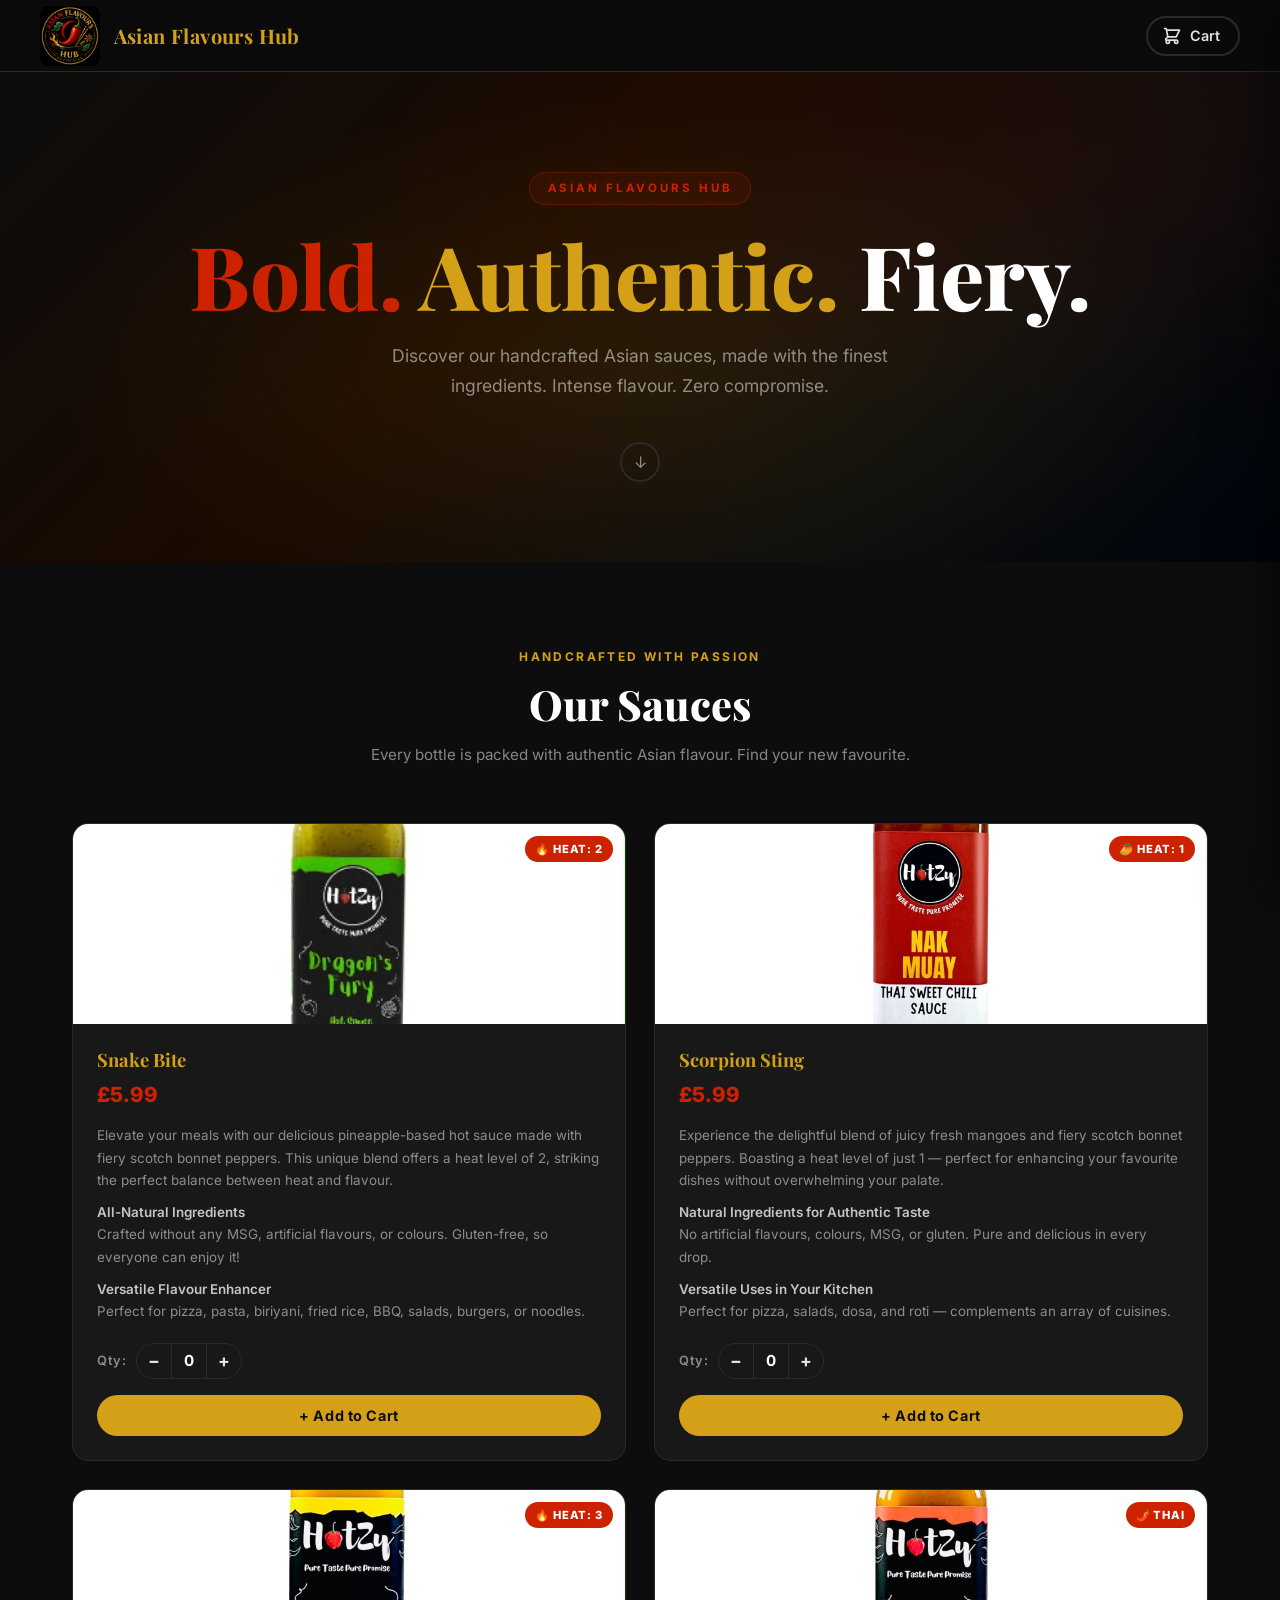
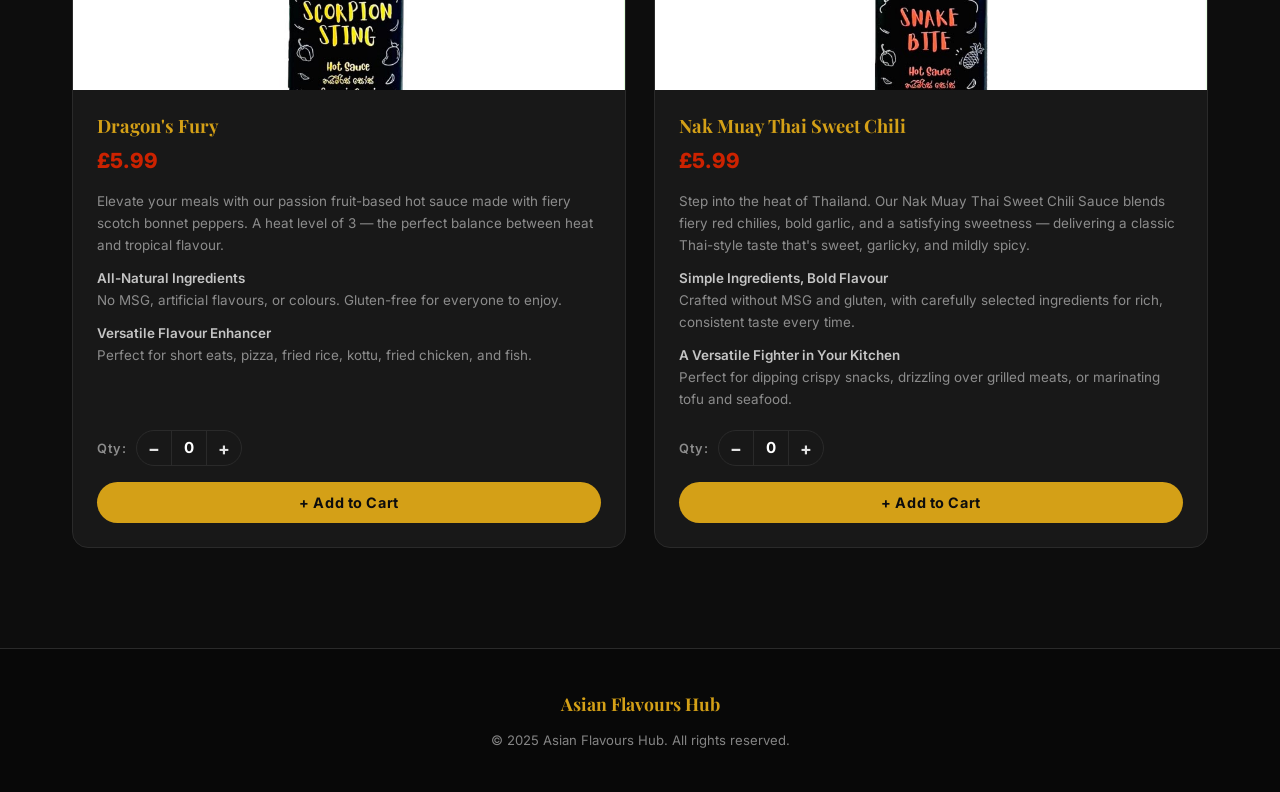
<file: index.html>
<!DOCTYPE html>
<html lang="en">
<head>
  <meta charset="UTF-8" />
  <meta name="viewport" content="width=device-width, initial-scale=1.0" />
  <meta name="description" content="Asian Flavours Hub — Handcrafted bold Asian sauces. Shop our range of authentic, fiery sauces." />
  <title>Asian Flavours Hub — Bold Asian Sauces</title>
  <link rel="stylesheet" href="css/store.css" />
</head>
<body>

  <!-- ============================================================
       CART OVERLAY (behind drawer)
       ============================================================ -->
  <div class="cart-overlay" id="cart-overlay" aria-hidden="true"></div>

  <!-- ============================================================
       CART DRAWER
       ============================================================ -->
  <aside class="cart-drawer" id="cart-drawer" role="dialog" aria-modal="true" aria-label="Shopping cart">

    <div class="cart-drawer__header">
      <div class="cart-drawer__title">
        <svg xmlns="http://www.w3.org/2000/svg" fill="none" viewBox="0 0 24 24" stroke="currentColor" stroke-width="2">
          <path stroke-linecap="round" stroke-linejoin="round" d="M3 3h2l.4 2M7 13h10l4-8H5.4M7 13L5.4 5M7 13l-2.293 2.293c-.63.63-.184 1.707.707 1.707H17m0 0a2 2 0 100 4 2 2 0 000-4zm-8 2a2 2 0 11-4 0 2 2 0 014 0z" />
        </svg>
        Your Cart
      </div>
      <button class="cart-close" id="cart-close" aria-label="Close cart">✕</button>
    </div>

    <div class="cart-drawer__body" id="cart-body">
      <!-- Cart items rendered by cart.js -->
    </div>

    <div class="cart-drawer__footer">
      <div class="cart-subtotal">
        <span class="cart-subtotal__label">Subtotal</span>
        <span class="cart-subtotal__value" id="cart-subtotal">£0.00</span>
      </div>
      <div class="cart-subtotal">
        <span class="cart-subtotal__label">Shipping</span>
        <span class="cart-subtotal__value" id="cart-shipping">£0.00</span>
      </div>
      <div class="cart-subtotal cart-total-row">
        <span class="cart-subtotal__label">Total</span>
        <span class="cart-subtotal__value cart-total-value" id="cart-total">£0.00</span>
      </div>
      <p class="cart-note">Delivery £3.80 (1–3 items) · £4.65 (4+ items). Enter address at checkout.</p>
      <button class="btn-checkout" id="btn-checkout" disabled>
        Proceed to Checkout →
      </button>
    </div>

  </aside>

  <!-- ============================================================
       CHECKOUT MODAL
       ============================================================ -->
  <div class="modal-overlay" id="checkout-modal" role="dialog" aria-modal="true" aria-label="Checkout">
    <div class="modal">

      <div class="modal__header">
        <h2 class="modal__title">Checkout</h2>
        <button class="modal-close" id="modal-close" aria-label="Close checkout">✕</button>
      </div>

      <div class="modal__body">

        <!-- Order Success State -->
        <div class="order-success" id="order-success">
          <div class="order-success__icon">✓</div>
          <h3 class="order-success__title">Order Received!</h3>
          <p class="order-success__msg">
            Thank you! Your order has been received. We'll be in touch shortly to confirm your order and arrange payment.
          </p>
          <button class="btn-continue-shopping" id="btn-continue-shopping">
            Continue Shopping
          </button>
        </div>

        <!-- Checkout Form State -->
        <div id="checkout-form-section">

          <!-- Order Summary -->
          <div class="order-summary">
            <div class="order-summary__title">Order Summary</div>
            <div class="order-summary__items" id="order-summary-items">
              <!-- Populated by cart.js -->
            </div>
            <div class="order-summary__divider"></div>
            <div class="order-summary__total">
              <span class="order-summary__total-label">Subtotal</span>
              <span class="order-summary__total-value" id="order-summary-subtotal">£0.00</span>
            </div>
            <div class="order-summary__total" style="margin-top:0.4rem;">
              <span class="order-summary__total-label">Shipping</span>
              <span class="order-summary__total-value" id="order-summary-shipping">£0.00</span>
            </div>
            <div class="order-summary__divider"></div>
            <div class="order-summary__total" style="margin-top:0.5rem;">
              <span class="order-summary__total-label" style="font-size:1rem;font-weight:700;">Total</span>
              <span class="order-summary__total-value" id="order-summary-total" style="font-size:1.1rem;color:var(--gold);">£0.00</span>
            </div>
          </div>

          <!-- Delivery Address Form -->
          <form id="checkout-form" novalidate>

            <div class="checkout-form__section-title">Delivery Details</div>

            <div class="form-row">
              <div class="form-group">
                <label for="cf-name">Full Name <span class="required">*</span></label>
                <input type="text" id="cf-name" name="name" placeholder="Jane Smith" autocomplete="name" />
              </div>
              <div class="form-group">
                <label for="cf-email">Email Address <span class="required">*</span></label>
                <input type="email" id="cf-email" name="email" placeholder="jane@example.com" autocomplete="email" />
              </div>
            </div>

            <div class="form-group">
              <label for="cf-phone">Phone Number</label>
              <input type="tel" id="cf-phone" name="phone" placeholder="+44 7700 900123" autocomplete="tel" />
            </div>

            <div class="form-group">
              <label for="cf-address1">Address Line 1 <span class="required">*</span></label>
              <input type="text" id="cf-address1" name="address1" placeholder="123 High Street" autocomplete="address-line1" />
            </div>

            <div class="form-group">
              <label for="cf-address2">Address Line 2</label>
              <input type="text" id="cf-address2" name="address2" placeholder="Flat 4B (optional)" autocomplete="address-line2" />
            </div>

            <div class="form-row">
              <div class="form-group">
                <label for="cf-city">City <span class="required">*</span></label>
                <input type="text" id="cf-city" name="city" placeholder="London" autocomplete="address-level2" />
              </div>
              <div class="form-group">
                <label for="cf-postcode">Postcode <span class="required">*</span></label>
                <input type="text" id="cf-postcode" name="postcode" placeholder="SW1A 1AA" autocomplete="postal-code" />
              </div>
            </div>

            <div class="form-group">
              <label for="cf-country">Country</label>
              <select id="cf-country" name="country" autocomplete="country">
                <option value="GB" selected>United Kingdom</option>
                <option value="IE">Ireland</option>
                <option value="FR">France</option>
                <option value="DE">Germany</option>
                <option value="ES">Spain</option>
                <option value="IT">Italy</option>
                <option value="NL">Netherlands</option>
                <option value="BE">Belgium</option>
                <option value="SE">Sweden</option>
                <option value="NO">Norway</option>
                <option value="AU">Australia</option>
                <option value="CA">Canada</option>
                <option value="US">United States</option>
              </select>
            </div>

            <div class="checkout-form__section-title" style="margin-top: 1.75rem;">Additional Information</div>

            <div class="form-group">
              <label for="cf-notes">Special Instructions</label>
              <textarea id="cf-notes" name="notes" placeholder="Allergies, delivery preferences, gift messages…"></textarea>
            </div>

            <div class="payment-note">
              <strong>Payment Gateway Coming Soon</strong>
              We'll contact you via email to arrange payment once your order has been confirmed. Your details are safe with us.
            </div>

            <button type="button" class="btn-place-order" id="btn-place-order">
              Place Order
            </button>

          </form>

        </div>
      </div>
    </div>
  </div>

  <!-- ============================================================
       STORE NAVBAR
       ============================================================ -->
  <header class="store-nav" id="store-nav">
    <a href="index.html" class="store-nav__brand" aria-label="Asian Flavours Hub home">
      <img
        src="images/Food_logo.jpeg"
        alt="Asian Flavours Hub logo"
        class="store-nav__logo"
        width="60"
        height="60"
      />
      <div class="store-nav__name">
        Asian Flavours Hub
        <small></small>
      </div>
    </a>

    <div class="store-nav__right">
      <button class="cart-btn" data-open-cart aria-label="Open shopping cart" aria-haspopup="dialog">
        <svg xmlns="http://www.w3.org/2000/svg" fill="none" viewBox="0 0 24 24" stroke="currentColor" stroke-width="2">
          <path stroke-linecap="round" stroke-linejoin="round" d="M3 3h2l.4 2M7 13h10l4-8H5.4M7 13L5.4 5M7 13l-2.293 2.293c-.63.63-.184 1.707.707 1.707H17m0 0a2 2 0 100 4 2 2 0 000-4zm-8 2a2 2 0 11-4 0 2 2 0 014 0z" />
        </svg>
        Cart
        <span class="cart-badge" id="cart-badge-nav" aria-live="polite" aria-label="Cart item count">0</span>
      </button>
    </div>
  </header>

  <main>

    <!-- ============================================================
         HERO BANNER
         ============================================================ -->
    <section class="store-hero" aria-label="Store hero">
      <div class="container">
        <div class="store-hero__inner">
          <span class="store-hero__eyebrow">Asian Flavours Hub</span>
          <h1 class="store-hero__title">
            <span class="accent-red">Bold.</span>
            <span class="accent"> Authentic.</span>
            Fiery.
          </h1>
          <p class="store-hero__sub">
            Discover our handcrafted Asian sauces, made with the finest ingredients.
            Intense flavour. Zero compromise.
          </p>
          <a href="#products" class="store-hero__scroll" aria-label="Scroll to products">↓</a>
        </div>
      </div>
    </section>

    <!-- ============================================================
         PRODUCTS SECTION
         ============================================================ -->
    <section class="products" id="products">
      <div class="container">

        <div class="products__header">
          <div class="products__eyebrow">Handcrafted with Passion</div>
          <h2 class="products__title">Our Sauces</h2>
          <p class="products__sub">Every bottle is packed with authentic Asian flavour. Find your new favourite.</p>
        </div>

        <div class="products__grid">

          <!-- PRODUCT 1: Snake Bite -->
          <article class="product-card" data-product-id="1">
            <div class="product-card__image">
              <img src="images/products/42889473-D1CD-4ADE-96AB-C0E936ED1567.png" alt="Snake Bite Pineapple Hot Sauce" class="product-card__img" />
              <span class="product-card__badge">🔥 Heat: 2</span>
            </div>
            <div class="product-card__body">
              <h3 class="product-card__name">Snake Bite</h3>
              <div class="product-card__price">£5.99</div>
              <div class="product-card__desc">
                <p>Elevate your meals with our delicious pineapple-based hot sauce made with fiery scotch bonnet peppers. This unique blend offers a heat level of 2, striking the perfect balance between heat and flavour.</p>
                <p><strong>All-Natural Ingredients</strong><br>Crafted without any MSG, artificial flavours, or colours. Gluten-free, so everyone can enjoy it!</p>
                <p><strong>Versatile Flavour Enhancer</strong><br>Perfect for pizza, pasta, biriyani, fried rice, BBQ, salads, burgers, or noodles.</p>
              </div>
              <div class="qty-selector">
                <span class="qty-selector__label">Qty:</span>
                <div class="qty-controls">
                  <button class="qty-btn" onclick="changeLocalQty(this, -1)" aria-label="Decrease quantity">−</button>
                  <span class="qty-value">0</span>
                  <button class="qty-btn" onclick="changeLocalQty(this, 1)" aria-label="Increase quantity">+</button>
                </div>
              </div>
              <button
                class="btn-add-cart"
                onclick="handleAddToCart(this, '1', 'Snake Bite', 5.99, 'images/products/42889473-D1CD-4ADE-96AB-C0E936ED1567.png')"
                aria-label="Add Snake Bite to cart"
              >
                + Add to Cart
              </button>
            </div>
          </article>

          <!-- PRODUCT 2: Scorpion Sting -->
          <article class="product-card" data-product-id="2">
            <div class="product-card__image">
              <img src="images/products/70473BD4-672D-4756-945B-7D001509F067.png" alt="Scorpion Sting Mango Hot Sauce" class="product-card__img" />
              <span class="product-card__badge">🥭 Heat: 1</span>
            </div>
            <div class="product-card__body">
              <h3 class="product-card__name">Scorpion Sting</h3>
              <div class="product-card__price">£5.99</div>
              <div class="product-card__desc">
                <p>Experience the delightful blend of juicy fresh mangoes and fiery scotch bonnet peppers. Boasting a heat level of just 1 — perfect for enhancing your favourite dishes without overwhelming your palate.</p>
                <p><strong>Natural Ingredients for Authentic Taste</strong><br>No artificial flavours, colours, MSG, or gluten. Pure and delicious in every drop.</p>
                <p><strong>Versatile Uses in Your Kitchen</strong><br>Perfect for pizza, salads, dosa, and roti — complements an array of cuisines.</p>
              </div>
              <div class="qty-selector">
                <span class="qty-selector__label">Qty:</span>
                <div class="qty-controls">
                  <button class="qty-btn" onclick="changeLocalQty(this, -1)" aria-label="Decrease quantity">−</button>
                  <span class="qty-value">0</span>
                  <button class="qty-btn" onclick="changeLocalQty(this, 1)" aria-label="Increase quantity">+</button>
                </div>
              </div>
              <button
                class="btn-add-cart"
                onclick="handleAddToCart(this, '2', 'Scorpion Sting', 5.99, 'images/products/70473BD4-672D-4756-945B-7D001509F067.png')"
                aria-label="Add Scorpion Sting to cart"
              >
                + Add to Cart
              </button>
            </div>
          </article>

          <!-- PRODUCT 3: Dragon's Fury -->
          <article class="product-card" data-product-id="3">
            <div class="product-card__image">
              <img src="images/products/78B29601-964C-4B3A-9E4A-647708FF6948.png" alt="Dragon's Fury Passion Fruit Hot Sauce" class="product-card__img" />
              <span class="product-card__badge">🔥 Heat: 3</span>
            </div>
            <div class="product-card__body">
              <h3 class="product-card__name">Dragon's Fury</h3>
              <div class="product-card__price">£5.99</div>
              <div class="product-card__desc">
                <p>Elevate your meals with our passion fruit-based hot sauce made with fiery scotch bonnet peppers. A heat level of 3 — the perfect balance between heat and tropical flavour.</p>
                <p><strong>All-Natural Ingredients</strong><br>No MSG, artificial flavours, or colours. Gluten-free for everyone to enjoy.</p>
                <p><strong>Versatile Flavour Enhancer</strong><br>Perfect for short eats, pizza, fried rice, kottu, fried chicken, and fish.</p>
              </div>
              <div class="qty-selector">
                <span class="qty-selector__label">Qty:</span>
                <div class="qty-controls">
                  <button class="qty-btn" onclick="changeLocalQty(this, -1)" aria-label="Decrease quantity">−</button>
                  <span class="qty-value">0</span>
                  <button class="qty-btn" onclick="changeLocalQty(this, 1)" aria-label="Increase quantity">+</button>
                </div>
              </div>
              <button
                class="btn-add-cart"
                onclick="handleAddToCart(this, '3', 'Dragon\'s Fury', 5.99, 'images/products/78B29601-964C-4B3A-9E4A-647708FF6948.png')"
                aria-label="Add Dragon's Fury to cart"
              >
                + Add to Cart
              </button>
            </div>
          </article>

          <!-- PRODUCT 4: Nak Muay Thai Sweet Chili -->
          <article class="product-card" data-product-id="4">
            <div class="product-card__image">
              <img src="images/products/A35C227B-CA42-4798-A419-72BAE7725312.jpeg" alt="Nak Muay Thai Sweet Chili Sauce" class="product-card__img" />
              <span class="product-card__badge">🌶️ Thai</span>
            </div>
            <div class="product-card__body">
              <h3 class="product-card__name">Nak Muay Thai Sweet Chili</h3>
              <div class="product-card__price">£5.99</div>
              <div class="product-card__desc">
                <p>Step into the heat of Thailand. Our Nak Muay Thai Sweet Chili Sauce blends fiery red chilies, bold garlic, and a satisfying sweetness — delivering a classic Thai-style taste that's sweet, garlicky, and mildly spicy.</p>
                <p><strong>Simple Ingredients, Bold Flavour</strong><br>Crafted without MSG and gluten, with carefully selected ingredients for rich, consistent taste every time.</p>
                <p><strong>A Versatile Fighter in Your Kitchen</strong><br>Perfect for dipping crispy snacks, drizzling over grilled meats, or marinating tofu and seafood.</p>
              </div>
              <div class="qty-selector">
                <span class="qty-selector__label">Qty:</span>
                <div class="qty-controls">
                  <button class="qty-btn" onclick="changeLocalQty(this, -1)" aria-label="Decrease quantity">−</button>
                  <span class="qty-value">0</span>
                  <button class="qty-btn" onclick="changeLocalQty(this, 1)" aria-label="Increase quantity">+</button>
                </div>
              </div>
              <button
                class="btn-add-cart"
                onclick="handleAddToCart(this, '4', 'Nak Muay Thai Sweet Chili', 5.99, 'images/products/A35C227B-CA42-4798-A419-72BAE7725312.jpeg')"
                aria-label="Add Nak Muay Thai Sweet Chili to cart"
              >
                + Add to Cart
              </button>
            </div>
          </article>

        </div>
      </div>
    </section>

  </main>

  <!-- ============================================================
       STORE FOOTER
       ============================================================ -->
  <footer class="store-footer">
    <div class="store-footer__inner">
      <div class="store-footer__brand">Asian Flavours Hub</div>
      <p class="store-footer__copy">&copy; 2025 Asian Flavours Hub. All rights reserved.</p>
    </div>
  </footer>

  <!-- Load cart logic -->
  <script src="js/cart.js"></script>

  <script>
    /**
     * Change the local quantity display on a product card.
     * @param {HTMLElement} btn   The +/- button that was clicked
     * @param {number}      delta +1 or -1
     */
    function changeLocalQty(btn, delta) {
      var controls = btn.closest('.qty-controls');
      var display = controls.querySelector('.qty-value');
      var current = parseInt(display.textContent, 10);
      var next = Math.max(1, current + delta);
      display.textContent = next;
    }

    /**
     * Read the local quantity from a product card and add to cart.
     * @param {HTMLElement}   btn    The "Add to Cart" button
     * @param {string}        id     Product ID
     * @param {string}        name   Product name
     * @param {number}        price  Unit price
     * @param {string}        color  CSS class for gradient swatch
     */
    function handleAddToCart(btn, id, name, price, color) {
      var card = btn.closest('.product-card');
      var qtyDisplay = card.querySelector('.qty-value');
      var qty = parseInt(qtyDisplay ? qtyDisplay.textContent : '1', 10);

      addToCart(id, name, price, qty, color);
      openCart();

      btn.classList.add('added');
      var originalText = btn.textContent;
      btn.textContent = '✓ Added!';
      setTimeout(function () {
        btn.classList.remove('added');
        btn.textContent = originalText;
      }, 1400);
    }

    /* Sticky navbar shadow on scroll */
    (function () {
      var nav = document.getElementById('store-nav');
      window.addEventListener('scroll', function () {
        if (window.scrollY > 20) {
          nav.classList.add('scrolled');
        } else {
          nav.classList.remove('scrolled');
        }
      }, { passive: true });
    })();
  </script>

</body>
</html>
</file>
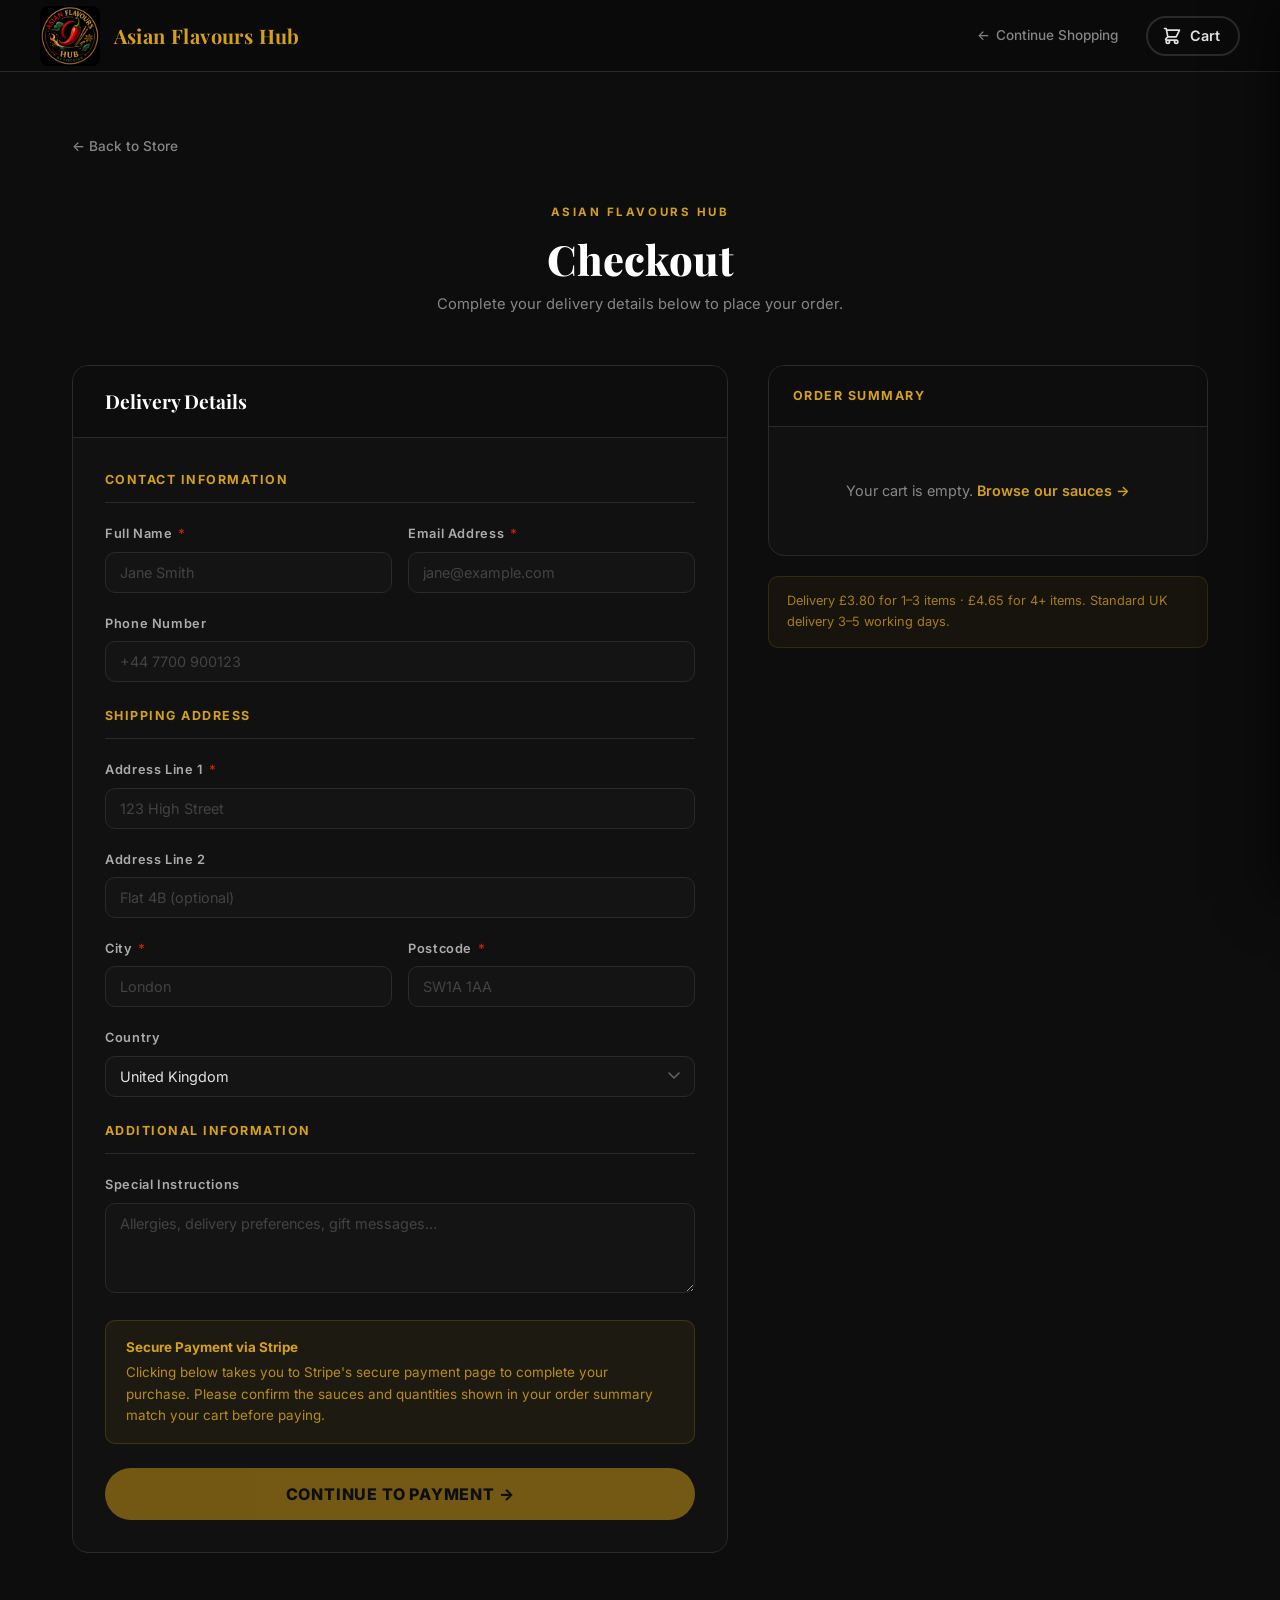
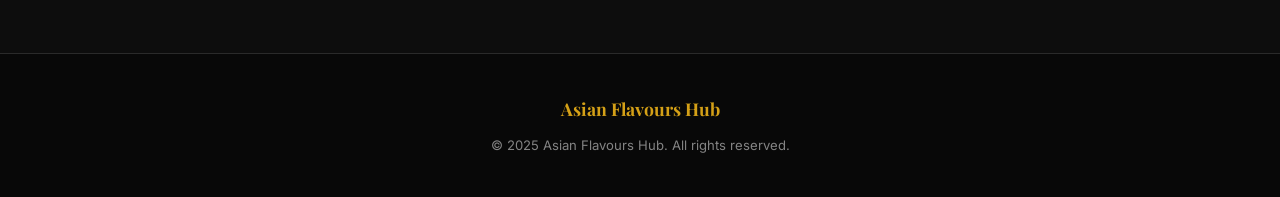
<file: checkout.html>
<!DOCTYPE html>
<html lang="en">
<head>
  <meta charset="UTF-8" />
  <meta name="viewport" content="width=device-width, initial-scale=1.0" />
  <meta name="description" content="Asian Flavours Hub — Checkout. Review your cart and place your order." />
  <title>Checkout — Asian Flavours Hub</title>
  <link rel="stylesheet" href="css/store.css" />
  <style>
    /* ============================================================
       CHECKOUT PAGE SPECIFIC STYLES
       ============================================================ */
    body {
      background: var(--dark);
    }

    .checkout-page {
      min-height: calc(100vh - 72px - 100px);
      padding: 60px 0 100px;
    }

    .checkout-page__header {
      text-align: center;
      margin-bottom: 3rem;
    }

    .checkout-page__eyebrow {
      display: inline-block;
      font-size: 0.72rem;
      font-weight: 700;
      letter-spacing: 0.22em;
      text-transform: uppercase;
      color: var(--gold);
      margin-bottom: 0.75rem;
    }

    .checkout-page__title {
      font-family: var(--font-heading);
      font-size: clamp(1.8rem, 4vw, 2.6rem);
      font-weight: 800;
      color: var(--white);
      margin-bottom: 0.5rem;
    }

    .checkout-page__sub {
      font-size: 0.92rem;
      color: var(--text-muted);
    }

    .checkout-layout {
      display: grid;
      grid-template-columns: 1fr 440px;
      gap: 2.5rem;
      align-items: flex-start;
    }

    /* Left column: delivery form */
    .checkout-form-col {
      background: #111111;
      border: 1px solid var(--dark-border);
      border-radius: var(--radius-lg);
      overflow: hidden;
    }

    .checkout-form-col__header {
      padding: 1.5rem 2rem;
      background: #0d0d0d;
      border-bottom: 1px solid var(--dark-border);
    }

    .checkout-form-col__header h2 {
      font-family: var(--font-heading);
      font-size: 1.2rem;
      font-weight: 700;
      color: var(--white);
    }

    .checkout-form-col__body {
      padding: 2rem;
    }

    /* Right column: order summary */
    .checkout-summary-col {
      position: sticky;
      top: 90px;
    }

    .checkout-summary-box {
      background: #111111;
      border: 1px solid var(--dark-border);
      border-radius: var(--radius-lg);
      overflow: hidden;
      margin-bottom: 1.25rem;
    }

    .checkout-summary-box__header {
      padding: 1.25rem 1.5rem;
      background: #0d0d0d;
      border-bottom: 1px solid var(--dark-border);
      font-size: 0.78rem;
      font-weight: 700;
      letter-spacing: 0.12em;
      text-transform: uppercase;
      color: var(--gold);
    }

    .checkout-summary-box__body {
      padding: 1.25rem 1.5rem;
    }

    .checkout-summary-empty {
      text-align: center;
      padding: 2rem 1rem;
      color: var(--text-muted);
      font-size: 0.9rem;
    }

    .checkout-summary-empty a {
      color: var(--gold);
      font-weight: 600;
    }

    .checkout-summary-empty a:hover {
      text-decoration: underline;
    }

    .checkout-back-link {
      display: inline-flex;
      align-items: center;
      gap: 0.4rem;
      color: var(--text-muted);
      font-size: 0.85rem;
      font-weight: 500;
      transition: color var(--transition);
      margin-bottom: 2.5rem;
    }

    .checkout-back-link:hover {
      color: var(--gold);
    }

    .checkout-totals {
      border-top: 1px solid var(--dark-border);
      padding-top: 1rem;
      margin-top: 0.5rem;
    }

    .checkout-totals__row {
      display: flex;
      justify-content: space-between;
      align-items: center;
      font-size: 0.88rem;
      margin-bottom: 0.55rem;
      color: var(--text-muted);
    }

    .checkout-totals__row.total {
      font-size: 1rem;
      font-weight: 700;
      color: var(--white);
      margin-top: 0.5rem;
      padding-top: 0.75rem;
      border-top: 1px solid var(--dark-border);
      margin-bottom: 0;
    }

    .checkout-totals__row.total .amount {
      font-family: var(--font-heading);
      font-size: 1.4rem;
      color: var(--gold);
    }

    .checkout-delivery-note {
      background: rgba(212,160,23,0.05);
      border: 1px solid rgba(212,160,23,0.15);
      border-radius: var(--radius);
      padding: 0.9rem 1.1rem;
      font-size: 0.8rem;
      color: rgba(212,160,23,0.75);
      line-height: 1.6;
      margin-top: 1rem;
    }

    /* Order Success Page State */
    .checkout-success {
      display: none;
      text-align: center;
      padding: 5rem 2rem;
    }

    .checkout-success.active {
      display: block;
    }

    .checkout-success__icon {
      width: 90px;
      height: 90px;
      background: rgba(42,122,42,0.12);
      border: 2px solid #2a7a2a;
      border-radius: 50%;
      display: flex;
      align-items: center;
      justify-content: center;
      margin: 0 auto 2rem;
      font-size: 2.5rem;
    }

    .checkout-success__title {
      font-family: var(--font-heading);
      font-size: 2.2rem;
      font-weight: 800;
      color: var(--white);
      margin-bottom: 1rem;
    }

    .checkout-success__msg {
      font-size: 1rem;
      color: var(--text-muted);
      line-height: 1.75;
      max-width: 480px;
      margin: 0 auto 2.5rem;
    }

    .checkout-success__actions {
      display: flex;
      gap: 1rem;
      justify-content: center;
      flex-wrap: wrap;
    }

    .btn-ghost {
      background: none;
      border: 2px solid var(--dark-border);
      color: var(--text-muted);
      border-radius: 50px;
      padding: 12px 28px;
      font-size: 0.9rem;
      font-weight: 600;
      cursor: pointer;
      text-decoration: none;
      display: inline-block;
      transition: all var(--transition);
    }

    .btn-ghost:hover {
      border-color: var(--gold);
      color: var(--gold);
    }

    .btn-gold {
      background: var(--gold);
      color: #0d0d0d;
      border: 2px solid var(--gold);
      border-radius: 50px;
      padding: 12px 28px;
      font-size: 0.9rem;
      font-weight: 700;
      cursor: pointer;
      text-decoration: none;
      display: inline-block;
      transition: all var(--transition);
    }

    .btn-gold:hover {
      background: var(--gold-hover);
      border-color: var(--gold-hover);
      color: #0d0d0d;
    }

    @media (max-width: 900px) {
      .checkout-layout {
        grid-template-columns: 1fr;
      }
      .checkout-summary-col {
        position: static;
        order: -1;
      }
    }

    @media (max-width: 480px) {
      .checkout-page {
        padding: 40px 0 70px;
      }
      .checkout-form-col__body {
        padding: 1.5rem;
      }
    }
  </style>
</head>
<body>

  <!-- ============================================================
       STORE NAVBAR
       ============================================================ -->
  <header class="store-nav" id="store-nav">
    <a href="index.html" class="store-nav__brand" aria-label="Asian Flavours Hub">
      <img
        src="images/Food_logo.jpeg"
        alt="Asian Flavours Hub logo"
        class="store-nav__logo"
        width="60"
        height="60"
      />
      <div class="store-nav__name">
        Asian Flavours Hub
        <small></small>
      </div>
    </a>

    <div class="store-nav__right">
      <a href="index.html" class="back-link" aria-label="Continue shopping">
        ← <span>Continue Shopping</span>
      </a>
      <button class="cart-btn" data-open-cart aria-label="View cart" aria-haspopup="dialog">
        <svg xmlns="http://www.w3.org/2000/svg" fill="none" viewBox="0 0 24 24" stroke="currentColor" stroke-width="2">
          <path stroke-linecap="round" stroke-linejoin="round" d="M3 3h2l.4 2M7 13h10l4-8H5.4M7 13L5.4 5M7 13l-2.293 2.293c-.63.63-.184 1.707.707 1.707H17m0 0a2 2 0 100 4 2 2 0 000-4zm-8 2a2 2 0 11-4 0 2 2 0 014 0z" />
        </svg>
        Cart
        <span class="cart-badge" id="cart-badge-nav" aria-live="polite">0</span>
      </button>
    </div>
  </header>

  <!-- ============================================================
       CART OVERLAY + DRAWER (for header cart button)
       ============================================================ -->
  <div class="cart-overlay" id="cart-overlay" aria-hidden="true"></div>

  <aside class="cart-drawer" id="cart-drawer" role="dialog" aria-modal="true" aria-label="Shopping cart">
    <div class="cart-drawer__header">
      <div class="cart-drawer__title">
        <svg xmlns="http://www.w3.org/2000/svg" fill="none" viewBox="0 0 24 24" stroke="currentColor" stroke-width="2">
          <path stroke-linecap="round" stroke-linejoin="round" d="M3 3h2l.4 2M7 13h10l4-8H5.4M7 13L5.4 5M7 13l-2.293 2.293c-.63.63-.184 1.707.707 1.707H17m0 0a2 2 0 100 4 2 2 0 000-4zm-8 2a2 2 0 11-4 0 2 2 0 014 0z" />
        </svg>
        Your Cart
      </div>
      <button class="cart-close" id="cart-close" aria-label="Close cart">✕</button>
    </div>
    <div class="cart-drawer__body" id="cart-body"></div>
    <div class="cart-drawer__footer">
      <div class="cart-subtotal">
        <span class="cart-subtotal__label">Subtotal</span>
        <span class="cart-subtotal__value" id="cart-subtotal">£0.00</span>
      </div>
      <p class="cart-note">Shipping calculated at checkout.</p>
      <button class="btn-checkout" id="btn-checkout" disabled>Proceed to Checkout →</button>
    </div>
  </aside>

  <main>

    <section class="checkout-page">
      <div class="container">

        <!-- Success State -->
        <div class="checkout-success" id="checkout-page-success">
          <div class="checkout-success__icon">✓</div>
          <h1 class="checkout-success__title">Order Placed!</h1>
          <p class="checkout-success__msg">
            Thank you! Your payment was successful and your order has been received. We'll send a confirmation to the email address you provided.
          </p>
          <p class="checkout-success__msg" id="checkout-success-ref" style="margin-top: -1.5rem; font-size: 0.85rem;"></p>
          <div class="checkout-success__actions">
            <a href="index.html" class="btn-gold">Continue Shopping</a>
          </div>
        </div>

        <!-- Checkout Form State -->
        <div id="checkout-page-content">
          <a href="index.html" class="checkout-back-link">← Back to Store</a>

          <div class="checkout-page__header">
            <div class="checkout-page__eyebrow">Asian Flavours Hub</div>
            <h1 class="checkout-page__title">Checkout</h1>
            <p class="checkout-page__sub">Complete your delivery details below to place your order.</p>
          </div>

          <div class="checkout-layout">

            <!-- LEFT: Delivery form -->
            <div class="checkout-form-col">
              <div class="checkout-form-col__header">
                <h2>Delivery Details</h2>
              </div>
              <div class="checkout-form-col__body">
                <form id="checkout-form" novalidate>

                  <div class="checkout-form__section-title">Contact Information</div>

                  <div class="form-row">
                    <div class="form-group">
                      <label for="cf-name">Full Name <span class="required">*</span></label>
                      <input type="text" id="cf-name" name="name" placeholder="Jane Smith" autocomplete="name" />
                    </div>
                    <div class="form-group">
                      <label for="cf-email">Email Address <span class="required">*</span></label>
                      <input type="email" id="cf-email" name="email" placeholder="jane@example.com" autocomplete="email" />
                    </div>
                  </div>

                  <div class="form-group">
                    <label for="cf-phone">Phone Number</label>
                    <input type="tel" id="cf-phone" name="phone" placeholder="+44 7700 900123" autocomplete="tel" />
                  </div>

                  <div class="checkout-form__section-title" style="margin-top: 1.5rem;">Shipping Address</div>

                  <div class="form-group">
                    <label for="cf-address1">Address Line 1 <span class="required">*</span></label>
                    <input type="text" id="cf-address1" name="address1" placeholder="123 High Street" autocomplete="address-line1" />
                  </div>

                  <div class="form-group">
                    <label for="cf-address2">Address Line 2</label>
                    <input type="text" id="cf-address2" name="address2" placeholder="Flat 4B (optional)" autocomplete="address-line2" />
                  </div>

                  <div class="form-row">
                    <div class="form-group">
                      <label for="cf-city">City <span class="required">*</span></label>
                      <input type="text" id="cf-city" name="city" placeholder="London" autocomplete="address-level2" />
                    </div>
                    <div class="form-group">
                      <label for="cf-postcode">Postcode <span class="required">*</span></label>
                      <input type="text" id="cf-postcode" name="postcode" placeholder="SW1A 1AA" autocomplete="postal-code" />
                    </div>
                  </div>

                  <div class="form-group">
                    <label for="cf-country">Country</label>
                    <select id="cf-country" name="country" autocomplete="country">
                      <option value="GB" selected>United Kingdom</option>
                      <option value="IE">Ireland</option>
                      <option value="FR">France</option>
                      <option value="DE">Germany</option>
                      <option value="ES">Spain</option>
                      <option value="IT">Italy</option>
                      <option value="NL">Netherlands</option>
                      <option value="BE">Belgium</option>
                      <option value="SE">Sweden</option>
                      <option value="NO">Norway</option>
                      <option value="AU">Australia</option>
                      <option value="CA">Canada</option>
                      <option value="US">United States</option>
                    </select>
                  </div>

                  <div class="checkout-form__section-title" style="margin-top: 1.5rem;">Additional Information</div>

                  <div class="form-group">
                    <label for="cf-notes">Special Instructions</label>
                    <textarea id="cf-notes" name="notes" placeholder="Allergies, delivery preferences, gift messages…"></textarea>
                  </div>

                  <div class="payment-note">
                    <strong>Secure Payment via Stripe</strong>
                    Clicking below takes you to Stripe's secure payment page to complete your purchase. Please confirm the sauces and quantities shown in your order summary match your cart before paying.
                  </div>

                  <button type="button" class="btn-place-order" id="btn-place-order">
                    Continue to Payment →
                  </button>

                </form>
              </div>
            </div>

            <!-- RIGHT: Order summary -->
            <div class="checkout-summary-col">
              <div class="checkout-summary-box">
                <div class="checkout-summary-box__header">Order Summary</div>
                <div class="checkout-summary-box__body" id="page-order-summary">
                  <div class="checkout-summary-empty">
                    Your cart is empty. <a href="index.html">Browse our sauces →</a>
                  </div>
                </div>
              </div>

              <div class="checkout-delivery-note">
                Delivery £3.80 for 1–3 items · £4.65 for 4+ items. Standard UK delivery 3–5 working days.
              </div>
            </div>

          </div>
        </div>

      </div>
    </section>

  </main>

  <!-- ============================================================
       STORE FOOTER
       ============================================================ -->
  <footer class="store-footer">
    <div class="store-footer__inner">
      <div class="store-footer__brand">Asian Flavours Hub</div>
      <p class="store-footer__copy">&copy; 2025 Asian Flavours Hub. All rights reserved.</p>
    </div>
  </footer>

  <script src="js/cart.js"></script>
  <script src="js/stripe-config.js"></script>

  <script>
    /**
     * Render the order summary on the checkout page itself (not in modal).
     * This replaces cart.js's renderOrderSummary which targets modal IDs.
     */
    function renderPageOrderSummary() {
      var cart = getCart();
      var container = document.getElementById('page-order-summary');
      if (!container) return;

      if (cart.length === 0) {
        container.innerHTML = '<div class="checkout-summary-empty">Your cart is empty. <a href="index.html">Browse our sauces →</a></div>';
        var btn = document.getElementById('btn-place-order');
        if (btn) {
          btn.disabled = true;
          btn.style.opacity = '0.5';
          btn.style.cursor = 'not-allowed';
        }
        return;
      }

      var total = getCartTotal();
      var itemsHtml = cart.map(function (item) {
        return '<div class="order-summary__item">' +
          '<span class="order-summary__item-name">' + escapeHtml(item.name) + '</span>' +
          '<span class="order-summary__item-qty">&times; ' + item.qty + '</span>' +
          '<span class="order-summary__item-price">&pound;' + (item.price * item.qty).toFixed(2) + '</span>' +
          '</div>';
      }).join('');

      var addressField = document.getElementById('cf-address1');
      var hasAddress = addressField && addressField.value.trim().length > 0;
      var totalItems = cart.reduce(function(sum, item) { return sum + item.qty; }, 0);
      var deliveryVal = hasAddress ? (totalItems > 3 ? 4.65 : 3.80) : null;
      var shippingDisplay = hasAddress ? ('&pound;' + deliveryVal.toFixed(2)) : 'Enter address';
      var grandTotal = total + (deliveryVal || 0);

      container.innerHTML =
        '<div class="order-summary__items">' + itemsHtml + '</div>' +
        '<div class="checkout-totals">' +
          '<div class="checkout-totals__row"><span>Subtotal</span><span>&pound;' + total.toFixed(2) + '</span></div>' +
          '<div class="checkout-totals__row"><span>Delivery</span><span>' + shippingDisplay + '</span></div>' +
          '<div class="checkout-totals__row total"><span>Total</span><span class="amount">&pound;' + grandTotal.toFixed(2) + '</span></div>' +
        '</div>';
    }

    /* Override placeOrder for the checkout page (no modal, uses page state) */
    function placeOrder() {
      var required = [
        { id: 'cf-name' },
        { id: 'cf-email' },
        { id: 'cf-address1' },
        { id: 'cf-city' },
        { id: 'cf-postcode' }
      ];

      var valid = true;
      required.forEach(function (field) {
        var el = document.getElementById(field.id);
        if (!el) return;
        if (!el.value.trim()) {
          el.classList.add('error');
          valid = false;
        } else {
          el.classList.remove('error');
        }
      });

      var emailEl = document.getElementById('cf-email');
      if (emailEl && emailEl.value.trim()) {
        var emailRegex = /^[^\s@]+@[^\s@]+\.[^\s@]+$/;
        if (!emailRegex.test(emailEl.value.trim())) {
          emailEl.classList.add('error');
          valid = false;
        }
      }

      if (!valid) {
        var firstErr = document.querySelector('#checkout-form .error');
        if (firstErr) firstErr.scrollIntoView({ behavior: 'smooth', block: 'center' });
        return;
      }

      if (getCart().length === 0) return;

      var paymentLink = window.STRIPE_CONFIG && STRIPE_CONFIG.PAYMENT_LINK_URL;
      if (!paymentLink || paymentLink.indexOf('REPLACE_WITH_YOUR_PAYMENT_LINK') !== -1) {
        alert('Payments are not configured yet. Please set STRIPE_CONFIG.PAYMENT_LINK_URL in js/stripe-config.js (see the setup instructions in that file).');
        return;
      }

      /* Build an order reference and stash the order details locally so we
         can show a confirmation once Stripe redirects the customer back. */
      var randomSuffix = Math.random().toString(36).slice(2, 8).toUpperCase();
      var orderRef = 'AFH-' + Date.now().toString(36).toUpperCase() + '-' + randomSuffix;
      var pendingOrder = {
        ref: orderRef,
        name: document.getElementById('cf-name').value.trim(),
        email: document.getElementById('cf-email').value.trim(),
        phone: document.getElementById('cf-phone').value.trim(),
        address1: document.getElementById('cf-address1').value.trim(),
        address2: document.getElementById('cf-address2').value.trim(),
        city: document.getElementById('cf-city').value.trim(),
        postcode: document.getElementById('cf-postcode').value.trim(),
        country: document.getElementById('cf-country').value,
        notes: document.getElementById('cf-notes').value.trim(),
        cart: getCart(),
        createdAt: new Date().toISOString()
      };

      try {
        localStorage.setItem('afh_pending_order', JSON.stringify(pendingOrder));
      } catch (e) {
        console.error('Could not save pending order:', e);
      }

      var params = new URLSearchParams();
      params.set('client_reference_id', orderRef);
      if (pendingOrder.email) params.set('prefilled_email', pendingOrder.email);

      var separator = paymentLink.indexOf('?') === -1 ? '?' : '&';
      window.location.href = paymentLink + separator + params.toString();
    }

    /**
     * If Stripe has redirected the customer back here after a successful
     * payment (see STRIPE_CONFIG setup instructions for the after-payment
     * redirect URL), show the success state and clear the cart.
     */
    function handleStripeReturn() {
      var params = new URLSearchParams(window.location.search);
      if (params.get('order') !== 'success') return;

      var pendingRaw = null;
      try {
        pendingRaw = localStorage.getItem('afh_pending_order');
      } catch (e) { /* ignore storage errors */ }

      if (pendingRaw) {
        try {
          var pending = JSON.parse(pendingRaw);
          var refEl = document.getElementById('checkout-success-ref');
          if (refEl && pending.ref) refEl.textContent = 'Order reference: ' + pending.ref;
        } catch (e) { /* ignore parse errors */ }
      }

      clearCart();
      try {
        localStorage.removeItem('afh_pending_order');
      } catch (e) { /* ignore storage errors */ }

      var content = document.getElementById('checkout-page-content');
      var success = document.getElementById('checkout-page-success');
      if (content) content.style.display = 'none';
      if (success) {
        success.classList.add('active');
        window.scrollTo({ top: 0, behavior: 'smooth' });
      }

      /* Clean the query string so a refresh doesn't repeat this. */
      if (window.history && window.history.replaceState) {
        window.history.replaceState({}, document.title, window.location.pathname);
      }
    }

    /* Remove error class on input */
    document.querySelectorAll('.form-group input, .form-group textarea').forEach(function (el) {
      el.addEventListener('input', function () { el.classList.remove('error'); });
    });

    /* Sticky nav shadow */
    (function () {
      var nav = document.getElementById('store-nav');
      window.addEventListener('scroll', function () {
        nav.classList.toggle('scrolled', window.scrollY > 20);
      }, { passive: true });
    })();

    /* Wire Place Order button */
    document.addEventListener('DOMContentLoaded', function () {
      handleStripeReturn();
      renderPageOrderSummary();

      /* Re-render summary when address is entered */
      var addressField = document.getElementById('cf-address1');
      if (addressField) {
        addressField.addEventListener('input', renderPageOrderSummary);
      }

      /* Re-render summary when cart changes (user opens drawer and modifies) */
      var origRender = window.renderCart;
      window.renderCart = function () {
        if (typeof origRender === 'function') origRender();
        renderPageOrderSummary();
      };
    });
  </script>

</body>
</html>
</file>
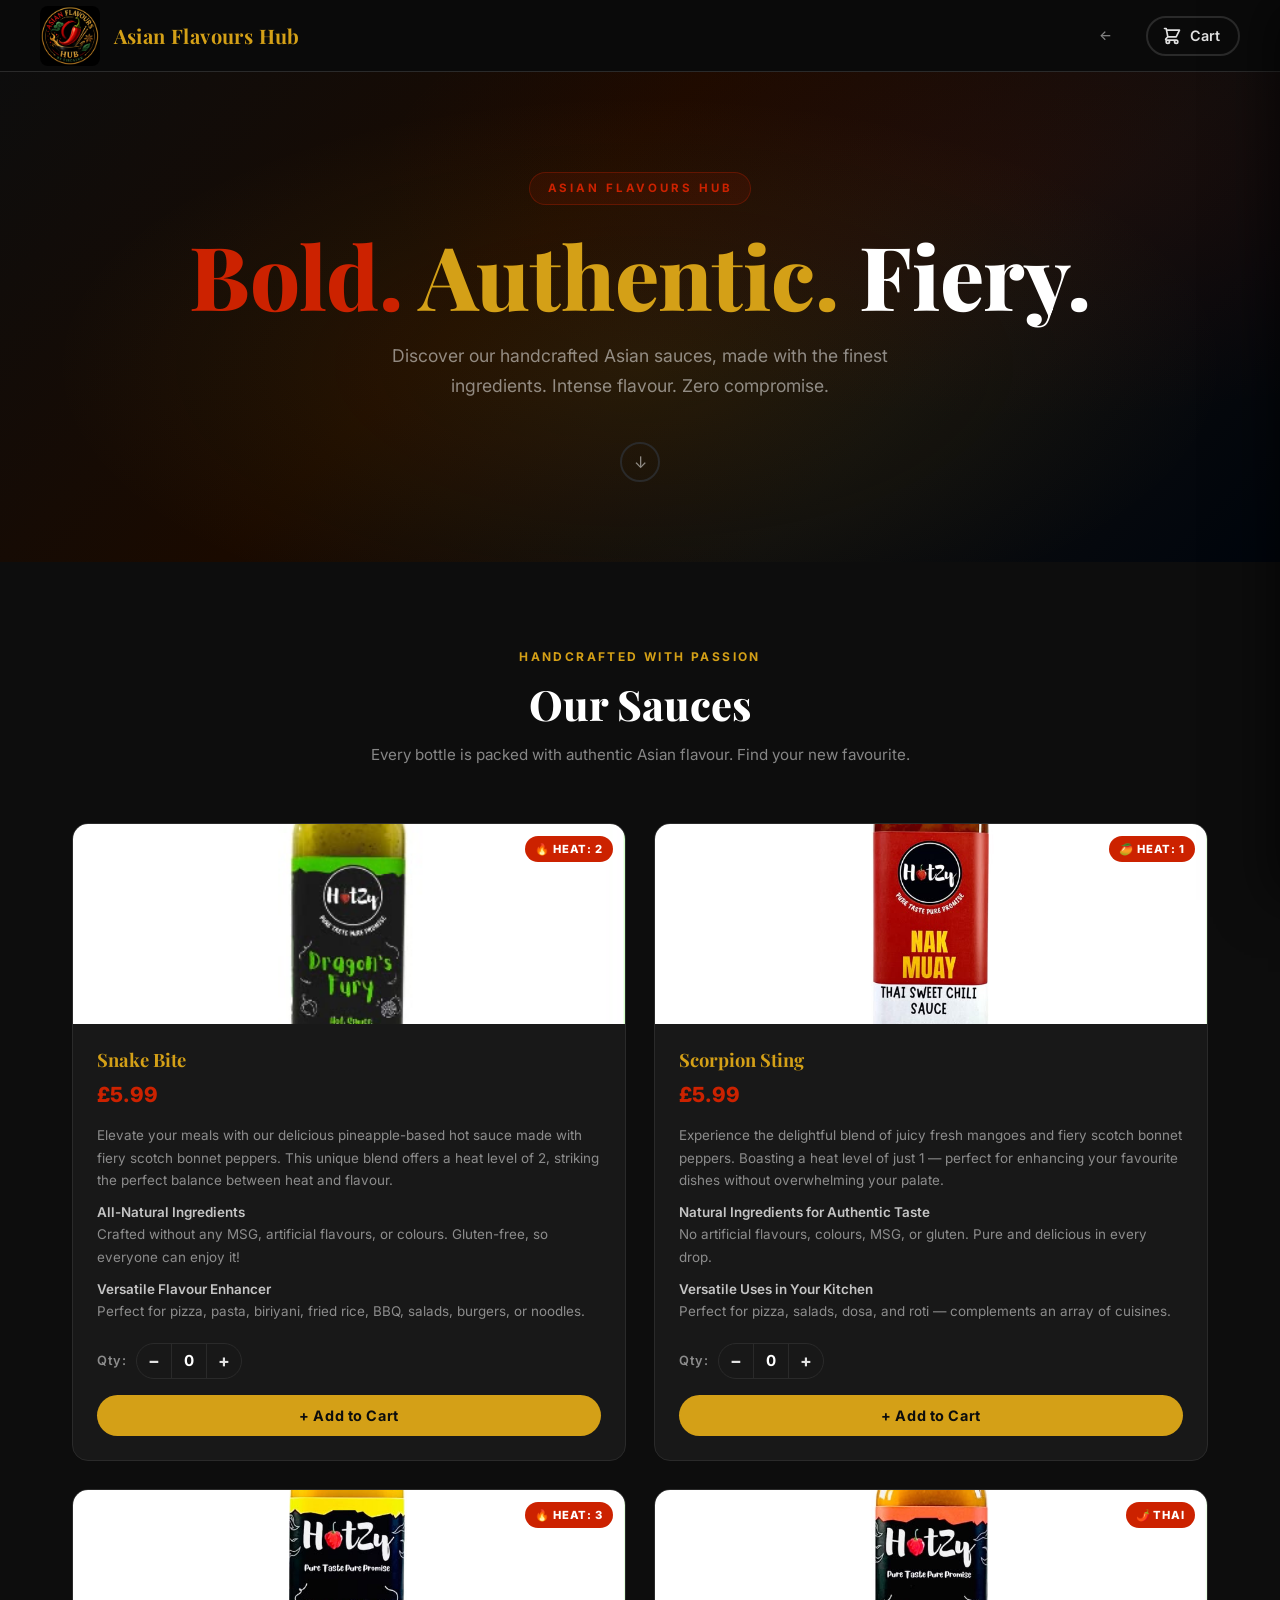
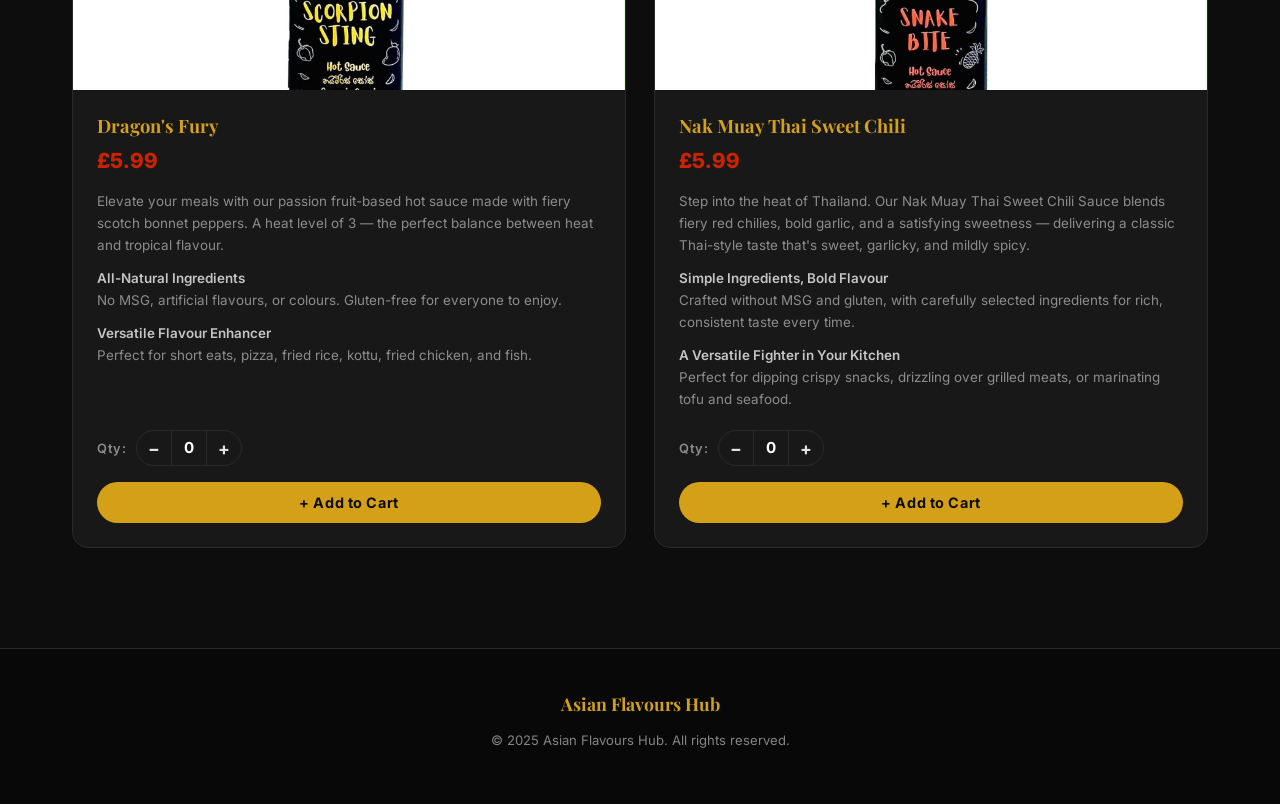
<file: store.html>
<!DOCTYPE html>
<html lang="en">
<head>
  <meta charset="UTF-8" />
  <meta name="viewport" content="width=device-width, initial-scale=1.0" />
  <meta name="description" content="Asian Flavours Hub — Handcrafted bold Asian sauces. Shop our range of authentic, fiery sauces." />
  <title>Asian Flavours Hub — Bold Asian Sauces</title>
  <link rel="stylesheet" href="css/store.css" />
</head>
<body>

  <!-- ============================================================
       CART OVERLAY (behind drawer)
       ============================================================ -->
  <div class="cart-overlay" id="cart-overlay" aria-hidden="true"></div>

  <!-- ============================================================
       CART DRAWER
       ============================================================ -->
  <aside class="cart-drawer" id="cart-drawer" role="dialog" aria-modal="true" aria-label="Shopping cart">

    <div class="cart-drawer__header">
      <div class="cart-drawer__title">
        <svg xmlns="http://www.w3.org/2000/svg" fill="none" viewBox="0 0 24 24" stroke="currentColor" stroke-width="2">
          <path stroke-linecap="round" stroke-linejoin="round" d="M3 3h2l.4 2M7 13h10l4-8H5.4M7 13L5.4 5M7 13l-2.293 2.293c-.63.63-.184 1.707.707 1.707H17m0 0a2 2 0 100 4 2 2 0 000-4zm-8 2a2 2 0 11-4 0 2 2 0 014 0z" />
        </svg>
        Your Cart
      </div>
      <button class="cart-close" id="cart-close" aria-label="Close cart">✕</button>
    </div>

    <div class="cart-drawer__body" id="cart-body">
      <!-- Cart items rendered by cart.js -->
    </div>

    <div class="cart-drawer__footer">
      <div class="cart-subtotal">
        <span class="cart-subtotal__label">Subtotal</span>
        <span class="cart-subtotal__value" id="cart-subtotal">£0.00</span>
      </div>
      <div class="cart-subtotal">
        <span class="cart-subtotal__label">Shipping</span>
        <span class="cart-subtotal__value" id="cart-shipping">£0.00</span>
      </div>
      <div class="cart-subtotal cart-total-row">
        <span class="cart-subtotal__label">Total</span>
        <span class="cart-subtotal__value cart-total-value" id="cart-total">£0.00</span>
      </div>
      <p class="cart-note">Delivery £3.80 (1–3 items) · £4.65 (4+ items). Enter address at checkout.</p>
      <button class="btn-checkout" id="btn-checkout" disabled>
        Proceed to Checkout →
      </button>
    </div>

  </aside>

  <!-- ============================================================
       CHECKOUT MODAL
       ============================================================ -->
  <div class="modal-overlay" id="checkout-modal" role="dialog" aria-modal="true" aria-label="Checkout">
    <div class="modal">

      <div class="modal__header">
        <h2 class="modal__title">Checkout</h2>
        <button class="modal-close" id="modal-close" aria-label="Close checkout">✕</button>
      </div>

      <div class="modal__body">

        <!-- Order Success State -->
        <div class="order-success" id="order-success">
          <div class="order-success__icon">✓</div>
          <h3 class="order-success__title">Order Received!</h3>
          <p class="order-success__msg">
            Thank you! Your order has been received. We'll be in touch shortly to confirm your order and arrange payment.
          </p>
          <button class="btn-continue-shopping" id="btn-continue-shopping">
            Continue Shopping
          </button>
        </div>

        <!-- Checkout Form State -->
        <div id="checkout-form-section">

          <!-- Order Summary -->
          <div class="order-summary">
            <div class="order-summary__title">Order Summary</div>
            <div class="order-summary__items" id="order-summary-items">
              <!-- Populated by cart.js -->
            </div>
            <div class="order-summary__divider"></div>
            <div class="order-summary__total">
              <span class="order-summary__total-label">Subtotal</span>
              <span class="order-summary__total-value" id="order-summary-subtotal">£0.00</span>
            </div>
            <div class="order-summary__total" style="margin-top:0.4rem;">
              <span class="order-summary__total-label">Shipping</span>
              <span class="order-summary__total-value" id="order-summary-shipping">£0.00</span>
            </div>
            <div class="order-summary__divider"></div>
            <div class="order-summary__total" style="margin-top:0.5rem;">
              <span class="order-summary__total-label" style="font-size:1rem;font-weight:700;">Total</span>
              <span class="order-summary__total-value" id="order-summary-total" style="font-size:1.1rem;color:var(--gold);">£0.00</span>
            </div>
          </div>

          <!-- Delivery Address Form -->
          <form id="checkout-form" novalidate>

            <div class="checkout-form__section-title">Delivery Details</div>

            <div class="form-row">
              <div class="form-group">
                <label for="cf-name">Full Name <span class="required">*</span></label>
                <input type="text" id="cf-name" name="name" placeholder="Jane Smith" autocomplete="name" />
              </div>
              <div class="form-group">
                <label for="cf-email">Email Address <span class="required">*</span></label>
                <input type="email" id="cf-email" name="email" placeholder="jane@example.com" autocomplete="email" />
              </div>
            </div>

            <div class="form-group">
              <label for="cf-phone">Phone Number</label>
              <input type="tel" id="cf-phone" name="phone" placeholder="+44 7700 900123" autocomplete="tel" />
            </div>

            <div class="form-group">
              <label for="cf-address1">Address Line 1 <span class="required">*</span></label>
              <input type="text" id="cf-address1" name="address1" placeholder="123 High Street" autocomplete="address-line1" />
            </div>

            <div class="form-group">
              <label for="cf-address2">Address Line 2</label>
              <input type="text" id="cf-address2" name="address2" placeholder="Flat 4B (optional)" autocomplete="address-line2" />
            </div>

            <div class="form-row">
              <div class="form-group">
                <label for="cf-city">City <span class="required">*</span></label>
                <input type="text" id="cf-city" name="city" placeholder="London" autocomplete="address-level2" />
              </div>
              <div class="form-group">
                <label for="cf-postcode">Postcode <span class="required">*</span></label>
                <input type="text" id="cf-postcode" name="postcode" placeholder="SW1A 1AA" autocomplete="postal-code" />
              </div>
            </div>

            <div class="form-group">
              <label for="cf-country">Country</label>
              <select id="cf-country" name="country" autocomplete="country">
                <option value="GB" selected>United Kingdom</option>
                <option value="IE">Ireland</option>
                <option value="FR">France</option>
                <option value="DE">Germany</option>
                <option value="ES">Spain</option>
                <option value="IT">Italy</option>
                <option value="NL">Netherlands</option>
                <option value="BE">Belgium</option>
                <option value="SE">Sweden</option>
                <option value="NO">Norway</option>
                <option value="AU">Australia</option>
                <option value="CA">Canada</option>
                <option value="US">United States</option>
              </select>
            </div>

            <div class="checkout-form__section-title" style="margin-top: 1.75rem;">Additional Information</div>

            <div class="form-group">
              <label for="cf-notes">Special Instructions</label>
              <textarea id="cf-notes" name="notes" placeholder="Allergies, delivery preferences, gift messages…"></textarea>
            </div>

            <div class="payment-note">
              <strong>Payment Gateway Coming Soon</strong>
              We'll contact you via email to arrange payment once your order has been confirmed. Your details are safe with us.
            </div>

            <button type="button" class="btn-place-order" id="btn-place-order">
              Place Order
            </button>

          </form>

        </div>
      </div>
    </div>
  </div>

  <!-- ============================================================
       STORE NAVBAR
       ============================================================ -->
  <header class="store-nav" id="store-nav">
    <a href="store.html" class="store-nav__brand" aria-label="Asian Flavours Hub home">
      <img
        src="images/Food_logo.jpeg"
        alt="Asian Flavours Hub logo"
        class="store-nav__logo"
        width="60"
        height="60"
      />
      <div class="store-nav__name">
        Asian Flavours Hub
        <small></small>
      </div>
    </a>

    <div class="store-nav__right">
      <a href="index.html" class="back-link" aria-label="">
        ← <span></span>
      </a>
      <button class="cart-btn" data-open-cart aria-label="Open shopping cart" aria-haspopup="dialog">
        <svg xmlns="http://www.w3.org/2000/svg" fill="none" viewBox="0 0 24 24" stroke="currentColor" stroke-width="2">
          <path stroke-linecap="round" stroke-linejoin="round" d="M3 3h2l.4 2M7 13h10l4-8H5.4M7 13L5.4 5M7 13l-2.293 2.293c-.63.63-.184 1.707.707 1.707H17m0 0a2 2 0 100 4 2 2 0 000-4zm-8 2a2 2 0 11-4 0 2 2 0 014 0z" />
        </svg>
        Cart
        <span class="cart-badge" id="cart-badge-nav" aria-live="polite" aria-label="Cart item count">0</span>
      </button>
    </div>
  </header>

  <main>

    <!-- ============================================================
         HERO BANNER
         ============================================================ -->
    <section class="store-hero" aria-label="Store hero">
      <div class="container">
        <div class="store-hero__inner">
          <span class="store-hero__eyebrow">Asian Flavours Hub</span>
          <h1 class="store-hero__title">
            <span class="accent-red">Bold.</span>
            <span class="accent"> Authentic.</span>
            Fiery.
          </h1>
          <p class="store-hero__sub">
            Discover our handcrafted Asian sauces, made with the finest ingredients.
            Intense flavour. Zero compromise.
          </p>
          <a href="#products" class="store-hero__scroll" aria-label="Scroll to products">↓</a>
        </div>
      </div>
    </section>

    <!-- ============================================================
         PRODUCTS SECTION
         ============================================================ -->
    <section class="products" id="products">
      <div class="container">

        <div class="products__header">
          <div class="products__eyebrow">Handcrafted with Passion</div>
          <h2 class="products__title">Our Sauces</h2>
          <p class="products__sub">Every bottle is packed with authentic Asian flavour. Find your new favourite.</p>
        </div>

        <div class="products__grid">

          <!-- PRODUCT 1: Snake Bite -->
          <article class="product-card" data-product-id="1">
            <div class="product-card__image">
              <img src="images/products/42889473-D1CD-4ADE-96AB-C0E936ED1567.png" alt="Snake Bite Pineapple Hot Sauce" class="product-card__img" />
              <span class="product-card__badge">🔥 Heat: 2</span>
            </div>
            <div class="product-card__body">
              <h3 class="product-card__name">Snake Bite</h3>
              <div class="product-card__price">£5.99</div>
              <div class="product-card__desc">
                <p>Elevate your meals with our delicious pineapple-based hot sauce made with fiery scotch bonnet peppers. This unique blend offers a heat level of 2, striking the perfect balance between heat and flavour.</p>
                <p><strong>All-Natural Ingredients</strong><br>Crafted without any MSG, artificial flavours, or colours. Gluten-free, so everyone can enjoy it!</p>
                <p><strong>Versatile Flavour Enhancer</strong><br>Perfect for pizza, pasta, biriyani, fried rice, BBQ, salads, burgers, or noodles.</p>
              </div>
              <div class="qty-selector">
                <span class="qty-selector__label">Qty:</span>
                <div class="qty-controls">
                  <button class="qty-btn" onclick="changeLocalQty(this, -1)" aria-label="Decrease quantity">−</button>
                  <span class="qty-value">0</span>
                  <button class="qty-btn" onclick="changeLocalQty(this, 1)" aria-label="Increase quantity">+</button>
                </div>
              </div>
              <button
                class="btn-add-cart"
                onclick="handleAddToCart(this, '1', 'Snake Bite', 5.99, 'images/products/42889473-D1CD-4ADE-96AB-C0E936ED1567.png')"
                aria-label="Add Snake Bite to cart"
              >
                + Add to Cart
              </button>
            </div>
          </article>

          <!-- PRODUCT 2: Scorpion Sting -->
          <article class="product-card" data-product-id="2">
            <div class="product-card__image">
              <img src="images/products/70473BD4-672D-4756-945B-7D001509F067.png" alt="Scorpion Sting Mango Hot Sauce" class="product-card__img" />
              <span class="product-card__badge">🥭 Heat: 1</span>
            </div>
            <div class="product-card__body">
              <h3 class="product-card__name">Scorpion Sting</h3>
              <div class="product-card__price">£5.99</div>
              <div class="product-card__desc">
                <p>Experience the delightful blend of juicy fresh mangoes and fiery scotch bonnet peppers. Boasting a heat level of just 1 — perfect for enhancing your favourite dishes without overwhelming your palate.</p>
                <p><strong>Natural Ingredients for Authentic Taste</strong><br>No artificial flavours, colours, MSG, or gluten. Pure and delicious in every drop.</p>
                <p><strong>Versatile Uses in Your Kitchen</strong><br>Perfect for pizza, salads, dosa, and roti — complements an array of cuisines.</p>
              </div>
              <div class="qty-selector">
                <span class="qty-selector__label">Qty:</span>
                <div class="qty-controls">
                  <button class="qty-btn" onclick="changeLocalQty(this, -1)" aria-label="Decrease quantity">−</button>
                  <span class="qty-value">0</span>
                  <button class="qty-btn" onclick="changeLocalQty(this, 1)" aria-label="Increase quantity">+</button>
                </div>
              </div>
              <button
                class="btn-add-cart"
                onclick="handleAddToCart(this, '2', 'Scorpion Sting', 5.99, 'images/products/70473BD4-672D-4756-945B-7D001509F067.png')"
                aria-label="Add Scorpion Sting to cart"
              >
                + Add to Cart
              </button>
            </div>
          </article>

          <!-- PRODUCT 3: Dragon's Fury -->
          <article class="product-card" data-product-id="3">
            <div class="product-card__image">
              <img src="images/products/78B29601-964C-4B3A-9E4A-647708FF6948.png" alt="Dragon's Fury Passion Fruit Hot Sauce" class="product-card__img" />
              <span class="product-card__badge">🔥 Heat: 3</span>
            </div>
            <div class="product-card__body">
              <h3 class="product-card__name">Dragon's Fury</h3>
              <div class="product-card__price">£5.99</div>
              <div class="product-card__desc">
                <p>Elevate your meals with our passion fruit-based hot sauce made with fiery scotch bonnet peppers. A heat level of 3 — the perfect balance between heat and tropical flavour.</p>
                <p><strong>All-Natural Ingredients</strong><br>No MSG, artificial flavours, or colours. Gluten-free for everyone to enjoy.</p>
                <p><strong>Versatile Flavour Enhancer</strong><br>Perfect for short eats, pizza, fried rice, kottu, fried chicken, and fish.</p>
              </div>
              <div class="qty-selector">
                <span class="qty-selector__label">Qty:</span>
                <div class="qty-controls">
                  <button class="qty-btn" onclick="changeLocalQty(this, -1)" aria-label="Decrease quantity">−</button>
                  <span class="qty-value">0</span>
                  <button class="qty-btn" onclick="changeLocalQty(this, 1)" aria-label="Increase quantity">+</button>
                </div>
              </div>
              <button
                class="btn-add-cart"
                onclick="handleAddToCart(this, '3', 'Dragon\'s Fury', 5.99, 'images/products/78B29601-964C-4B3A-9E4A-647708FF6948.png')"
                aria-label="Add Dragon's Fury to cart"
              >
                + Add to Cart
              </button>
            </div>
          </article>

          <!-- PRODUCT 4: Nak Muay Thai Sweet Chili -->
          <article class="product-card" data-product-id="4">
            <div class="product-card__image">
              <img src="images/products/A35C227B-CA42-4798-A419-72BAE7725312.jpeg" alt="Nak Muay Thai Sweet Chili Sauce" class="product-card__img" />
              <span class="product-card__badge">🌶️ Thai</span>
            </div>
            <div class="product-card__body">
              <h3 class="product-card__name">Nak Muay Thai Sweet Chili</h3>
              <div class="product-card__price">£5.99</div>
              <div class="product-card__desc">
                <p>Step into the heat of Thailand. Our Nak Muay Thai Sweet Chili Sauce blends fiery red chilies, bold garlic, and a satisfying sweetness — delivering a classic Thai-style taste that's sweet, garlicky, and mildly spicy.</p>
                <p><strong>Simple Ingredients, Bold Flavour</strong><br>Crafted without MSG and gluten, with carefully selected ingredients for rich, consistent taste every time.</p>
                <p><strong>A Versatile Fighter in Your Kitchen</strong><br>Perfect for dipping crispy snacks, drizzling over grilled meats, or marinating tofu and seafood.</p>
              </div>
              <div class="qty-selector">
                <span class="qty-selector__label">Qty:</span>
                <div class="qty-controls">
                  <button class="qty-btn" onclick="changeLocalQty(this, -1)" aria-label="Decrease quantity">−</button>
                  <span class="qty-value">0</span>
                  <button class="qty-btn" onclick="changeLocalQty(this, 1)" aria-label="Increase quantity">+</button>
                </div>
              </div>
              <button
                class="btn-add-cart"
                onclick="handleAddToCart(this, '4', 'Nak Muay Thai Sweet Chili', 5.99, 'images/products/A35C227B-CA42-4798-A419-72BAE7725312.jpeg')"
                aria-label="Add Nak Muay Thai Sweet Chili to cart"
              >
                + Add to Cart
              </button>
            </div>
          </article>

        </div>
      </div>
    </section>

  </main>

  <!-- ============================================================
       STORE FOOTER
       ============================================================ -->
  <footer class="store-footer">
    <div class="store-footer__inner">
      <div class="store-footer__brand">Asian Flavours Hub</div>
      <p class="store-footer__copy">&copy; 2025 Asian Flavours Hub. All rights reserved.</p>
      <a href="index.html" class="store-footer__link"></a>
    </div>
  </footer>

  <!-- Load cart logic -->
  <script src="js/cart.js"></script>

  <script>
    /**
     * Change the local quantity display on a product card.
     * @param {HTMLElement} btn   The +/- button that was clicked
     * @param {number}      delta +1 or -1
     */
    function changeLocalQty(btn, delta) {
      var controls = btn.closest('.qty-controls');
      var display = controls.querySelector('.qty-value');
      var current = parseInt(display.textContent, 10);
      var next = Math.max(1, current + delta);
      display.textContent = next;
    }

    /**
     * Read the local quantity from a product card and add to cart.
     * @param {HTMLElement}   btn    The "Add to Cart" button
     * @param {string}        id     Product ID
     * @param {string}        name   Product name
     * @param {number}        price  Unit price
     * @param {string}        color  CSS class for gradient swatch
     */
    function handleAddToCart(btn, id, name, price, color) {
      var card = btn.closest('.product-card');
      var qtyDisplay = card.querySelector('.qty-value');
      var qty = parseInt(qtyDisplay ? qtyDisplay.textContent : '1', 10);

      addToCart(id, name, price, qty, color);
      openCart();

      btn.classList.add('added');
      var originalText = btn.textContent;
      btn.textContent = '✓ Added!';
      setTimeout(function () {
        btn.classList.remove('added');
        btn.textContent = originalText;
      }, 1400);
    }

    /* Sticky navbar shadow on scroll */
    (function () {
      var nav = document.getElementById('store-nav');
      window.addEventListener('scroll', function () {
        if (window.scrollY > 20) {
          nav.classList.add('scrolled');
        } else {
          nav.classList.remove('scrolled');
        }
      }, { passive: true });
    })();
  </script>

</body>
</html>
</file>
<file: css/store.css>
@import url('https://fonts.googleapis.com/css2?family=Playfair+Display:wght@400;600;700;800&family=Inter:wght@300;400;500;600;700&display=swap');

/* ============================================================
   STORE CSS VARIABLES
   ============================================================ */
:root {
  --dark: #0d0d0d;
  --dark-card: #181818;
  --dark-card-hover: #202020;
  --dark-border: #2a2a2a;
  --dark-input: #141414;
  --gold: #d4a017;
  --gold-hover: #bc8c10;
  --gold-light: #f0c040;
  --red: #cc2200;
  --red-hover: #aa1c00;
  --white: #ffffff;
  --off-white: #f0ede8;
  --text-light: rgba(255,255,255,0.88);
  --text-muted: rgba(255,255,255,0.50);

  --font-heading: 'Playfair Display', Georgia, serif;
  --font-body: 'Inter', Arial, sans-serif;

  --transition: 0.28s ease;
  --radius: 10px;
  --radius-lg: 16px;

  --drawer-width: 420px;
}

/* ============================================================
   RESET & BASE
   ============================================================ */
*, *::before, *::after {
  box-sizing: border-box;
  margin: 0;
  padding: 0;
}

html {
  scroll-behavior: smooth;
  font-size: 16px;
}

body {
  font-family: var(--font-body);
  background: var(--dark);
  color: var(--text-light);
  line-height: 1.65;
  -webkit-font-smoothing: antialiased;
}

img {
  max-width: 100%;
  display: block;
}

a {
  color: inherit;
  text-decoration: none;
  transition: color var(--transition);
}

ul {
  list-style: none;
}

input, textarea, button, select {
  font-family: inherit;
  font-size: inherit;
}

/* ============================================================
   TYPOGRAPHY
   ============================================================ */
h1, h2, h3, h4, h5, h6 {
  font-family: var(--font-heading);
  line-height: 1.2;
}

/* ============================================================
   LAYOUT UTILITIES
   ============================================================ */
.container {
  max-width: 1200px;
  margin: 0 auto;
  padding: 0 2rem;
}

/* ============================================================
   STORE NAVBAR
   ============================================================ */
.store-nav {
  position: sticky;
  top: 0;
  z-index: 900;
  background: #0a0a0a;
  border-bottom: 1px solid var(--dark-border);
  height: 72px;
  display: flex;
  align-items: center;
  justify-content: space-between;
  padding: 0 2.5rem;
  transition: box-shadow var(--transition);
}

.store-nav.scrolled {
  box-shadow: 0 4px 24px rgba(0,0,0,0.6);
}

.store-nav__brand {
  display: flex;
  align-items: center;
  gap: 0.85rem;
}

.store-nav__logo {
  height: 60px;
  width: 60px;
  border-radius: 8px;
  object-fit: contain;
}

.product-card__img {
  width: 100%;
  height: 100%;
  object-fit: cover;
  display: block;
}

.cart-item__color--img {
  width: 44px;
  height: 44px;
  border-radius: 8px;
  object-fit: cover;
  flex-shrink: 0;
}

.store-nav__name {
  font-family: var(--font-heading);
  font-size: 1.25rem;
  font-weight: 700;
  color: var(--gold);
  letter-spacing: 0.02em;
  line-height: 1.2;
}

.store-nav__name small {
  display: block;
  font-family: var(--font-body);
  font-size: 0.68rem;
  font-weight: 400;
  color: var(--text-muted);
  letter-spacing: 0.08em;
  text-transform: uppercase;
}

.store-nav__right {
  display: flex;
  align-items: center;
  gap: 1.75rem;
}

.back-link {
  font-size: 0.85rem;
  font-weight: 500;
  color: var(--text-muted);
  transition: color var(--transition);
  display: flex;
  align-items: center;
  gap: 0.4rem;
}

.back-link:hover {
  color: var(--gold);
}

.cart-btn {
  position: relative;
  background: none;
  border: 2px solid var(--dark-border);
  border-radius: 50px;
  padding: 8px 18px 8px 14px;
  color: var(--text-light);
  cursor: pointer;
  display: flex;
  align-items: center;
  gap: 0.5rem;
  font-size: 0.9rem;
  font-weight: 600;
  transition: border-color var(--transition), color var(--transition), background var(--transition);
}

.cart-btn:hover {
  border-color: var(--gold);
  color: var(--gold);
  background: rgba(212,160,23,0.06);
}

.cart-btn svg {
  width: 20px;
  height: 20px;
}

.cart-badge {
  position: absolute;
  top: -8px;
  right: -8px;
  background: var(--red);
  color: var(--white);
  font-size: 0.68rem;
  font-weight: 800;
  width: 20px;
  height: 20px;
  border-radius: 50%;
  display: flex;
  align-items: center;
  justify-content: center;
  border: 2px solid #0a0a0a;
  transition: transform 0.2s ease;
}

.cart-badge.bump {
  transform: scale(1.35);
}

/* ============================================================
   STORE HERO
   ============================================================ */
.store-hero {
  padding: 100px 0 80px;
  text-align: center;
  position: relative;
  overflow: hidden;
  background: var(--dark);
}

.store-hero::before {
  content: '';
  position: absolute;
  inset: 0;
  background: linear-gradient(135deg, #0d0d0d 0%, #1a0a00 40%, #0d0d0d 70%, #00050d 100%);
  z-index: 0;
}

.store-hero::after {
  content: '';
  position: absolute;
  inset: 0;
  background: radial-gradient(ellipse at 50% 60%, rgba(212,160,23,0.10) 0%, transparent 65%),
              radial-gradient(ellipse at 80% 20%, rgba(204,34,0,0.08) 0%, transparent 45%);
  z-index: 1;
  pointer-events: none;
}

.store-hero__inner {
  position: relative;
  z-index: 2;
}

.store-hero__eyebrow {
  display: inline-block;
  font-size: 0.72rem;
  font-weight: 700;
  letter-spacing: 0.25em;
  text-transform: uppercase;
  color: var(--red);
  background: rgba(204,34,0,0.1);
  border: 1px solid rgba(204,34,0,0.3);
  padding: 6px 18px;
  border-radius: 50px;
  margin-bottom: 1.5rem;
}

.store-hero__title {
  font-family: var(--font-heading);
  font-size: clamp(2.8rem, 7vw, 5.5rem);
  font-weight: 800;
  color: var(--white);
  margin-bottom: 1.2rem;
  line-height: 1.05;
}

.store-hero__title .accent {
  color: var(--gold);
}

.store-hero__title .accent-red {
  color: var(--red);
}

.store-hero__sub {
  font-size: 1.1rem;
  color: var(--text-muted);
  max-width: 520px;
  margin: 0 auto 2.5rem;
  line-height: 1.75;
}

.store-hero__scroll {
  display: inline-block;
  width: 40px;
  height: 40px;
  border: 2px solid var(--dark-border);
  border-radius: 50%;
  display: flex;
  align-items: center;
  justify-content: center;
  margin: 0 auto;
  color: var(--text-muted);
  animation: bounce 2s infinite;
}

@keyframes bounce {
  0%, 100% { transform: translateY(0); }
  50% { transform: translateY(6px); }
}

/* ============================================================
   PRODUCTS SECTION
   ============================================================ */
.products {
  padding: 80px 0 100px;
  background: var(--dark);
}

.products__header {
  text-align: center;
  margin-bottom: 3.5rem;
}

.products__eyebrow {
  display: inline-block;
  font-size: 0.75rem;
  font-weight: 700;
  letter-spacing: 0.2em;
  text-transform: uppercase;
  color: var(--gold);
  margin-bottom: 0.75rem;
}

.products__title {
  font-family: var(--font-heading);
  font-size: clamp(1.8rem, 4vw, 2.6rem);
  font-weight: 800;
  color: var(--white);
  margin-bottom: 0.8rem;
}

.products__sub {
  font-size: 0.95rem;
  color: var(--text-muted);
}

.products__grid {
  display: grid;
  grid-template-columns: repeat(2, 1fr);
  gap: 1.75rem;
}

/* ============================================================
   PRODUCT CARD
   ============================================================ */
.product-card {
  background: var(--dark-card);
  border: 1px solid var(--dark-border);
  border-radius: var(--radius-lg);
  overflow: hidden;
  display: flex;
  flex-direction: column;
  transition: transform var(--transition), border-color var(--transition), box-shadow var(--transition);
}

.product-card:hover {
  transform: translateY(-5px);
  border-color: var(--gold);
  box-shadow: 0 12px 40px rgba(212,160,23,0.15);
}

.product-card__image {
  height: 200px;
  width: 100%;
  position: relative;
  overflow: hidden;
  flex-shrink: 0;
}

/* Gradient placeholder images */
.product-card__image.sauce-1 {
  background: linear-gradient(135deg, #8b0000 0%, #cc2200 35%, #ff5500 65%, #ff8c00 100%);
}

.product-card__image.sauce-2 {
  background: linear-gradient(135deg, #7a5200 0%, #c9860a 40%, #d4a017 65%, #f0c040 100%);
}

.product-card__image.sauce-3 {
  background: linear-gradient(135deg, #2b1200 0%, #5c2a00 30%, #7a3d00 60%, #a05020 100%);
}

.product-card__image.sauce-4 {
  background: linear-gradient(135deg, #3d0000 0%, #6b0000 30%, #9a0a0a 60%, #c41010 100%);
}

.product-card__image.sauce-5 {
  background: linear-gradient(135deg, #1a3d20 0%, #2d6b30 30%, #5a9a50 60%, #c8e6b0 100%);
}

.product-card__image-overlay {
  position: absolute;
  inset: 0;
  background: linear-gradient(to top, rgba(0,0,0,0.4) 0%, transparent 50%);
}

.product-card__badge {
  position: absolute;
  top: 12px;
  right: 12px;
  background: var(--red);
  color: var(--white);
  font-size: 0.7rem;
  font-weight: 800;
  letter-spacing: 0.08em;
  text-transform: uppercase;
  padding: 4px 10px;
  border-radius: 50px;
}

.product-card__body {
  padding: 1.5rem;
  flex: 1;
  display: flex;
  flex-direction: column;
}

.product-card__name {
  font-family: var(--font-heading);
  font-size: 1.15rem;
  font-weight: 700;
  color: var(--gold);
  margin-bottom: 0.4rem;
  line-height: 1.3;
}

.product-card__price {
  font-size: 1.3rem;
  font-weight: 800;
  color: var(--red);
  margin-bottom: 0.75rem;
}

.product-card__desc {
  font-size: 0.84rem;
  color: var(--text-muted);
  line-height: 1.65;
  flex: 1;
  margin-bottom: 1.25rem;
}

.product-card__desc p {
  margin-bottom: 0.65rem;
}

.product-card__desc p:last-child {
  margin-bottom: 0;
}

.product-card__desc strong {
  color: rgba(255,255,255,0.75);
  font-weight: 600;
}

/* Quantity Selector */
.qty-selector {
  display: flex;
  align-items: center;
  gap: 0.6rem;
  margin-bottom: 1rem;
}

.qty-selector__label {
  font-size: 0.8rem;
  font-weight: 600;
  color: var(--text-muted);
  letter-spacing: 0.05em;
}

.qty-controls {
  display: flex;
  align-items: center;
  border: 1px solid var(--dark-border);
  border-radius: 50px;
  overflow: hidden;
}

.qty-btn {
  background: none;
  border: none;
  color: var(--text-light);
  width: 34px;
  height: 34px;
  display: flex;
  align-items: center;
  justify-content: center;
  cursor: pointer;
  font-size: 1.1rem;
  font-weight: 700;
  transition: background var(--transition), color var(--transition);
}

.qty-btn:hover {
  background: rgba(212,160,23,0.1);
  color: var(--gold);
}

.qty-value {
  min-width: 36px;
  text-align: center;
  font-size: 0.95rem;
  font-weight: 700;
  color: var(--white);
  border-left: 1px solid var(--dark-border);
  border-right: 1px solid var(--dark-border);
  padding: 0 4px;
  line-height: 34px;
}

.btn-add-cart {
  width: 100%;
  background: var(--gold);
  color: #0d0d0d;
  border: none;
  border-radius: 50px;
  padding: 12px 20px;
  font-size: 0.9rem;
  font-weight: 700;
  letter-spacing: 0.04em;
  cursor: pointer;
  transition: background var(--transition), transform var(--transition), box-shadow var(--transition);
  display: flex;
  align-items: center;
  justify-content: center;
  gap: 0.5rem;
}

.btn-add-cart:hover {
  background: var(--gold-hover);
  transform: translateY(-2px);
  box-shadow: 0 6px 20px rgba(212,160,23,0.3);
}

.btn-add-cart.added {
  background: #2a7a2a;
  color: var(--white);
}

/* ============================================================
   CART DRAWER
   ============================================================ */
.cart-overlay {
  position: fixed;
  inset: 0;
  background: rgba(0,0,0,0.65);
  z-index: 1000;
  opacity: 0;
  pointer-events: none;
  transition: opacity var(--transition);
  backdrop-filter: blur(3px);
}

.cart-overlay.active {
  opacity: 1;
  pointer-events: all;
}

.cart-drawer {
  position: fixed;
  top: 0;
  right: 0;
  bottom: 0;
  width: var(--drawer-width);
  max-width: 100vw;
  background: #111111;
  border-left: 1px solid var(--dark-border);
  z-index: 1001;
  display: flex;
  flex-direction: column;
  transform: translateX(100%);
  transition: transform 0.35s cubic-bezier(0.4, 0, 0.2, 1);
  box-shadow: -12px 0 48px rgba(0,0,0,0.5);
}

.cart-drawer.open {
  transform: translateX(0);
}

.cart-drawer__header {
  display: flex;
  align-items: center;
  justify-content: space-between;
  padding: 1.5rem 1.75rem;
  border-bottom: 1px solid var(--dark-border);
  flex-shrink: 0;
}

.cart-drawer__title {
  font-family: var(--font-heading);
  font-size: 1.3rem;
  font-weight: 700;
  color: var(--white);
  display: flex;
  align-items: center;
  gap: 0.6rem;
}

.cart-drawer__title svg {
  color: var(--gold);
  width: 22px;
  height: 22px;
}

.cart-close {
  background: none;
  border: 1px solid var(--dark-border);
  color: var(--text-muted);
  width: 36px;
  height: 36px;
  border-radius: 50%;
  cursor: pointer;
  font-size: 1.2rem;
  display: flex;
  align-items: center;
  justify-content: center;
  transition: background var(--transition), color var(--transition), border-color var(--transition);
}

.cart-close:hover {
  background: rgba(255,255,255,0.06);
  color: var(--white);
  border-color: rgba(255,255,255,0.2);
}

.cart-drawer__body {
  flex: 1;
  overflow-y: auto;
  padding: 1.5rem 1.75rem;
}

.cart-drawer__body::-webkit-scrollbar {
  width: 4px;
}

.cart-drawer__body::-webkit-scrollbar-track {
  background: transparent;
}

.cart-drawer__body::-webkit-scrollbar-thumb {
  background: var(--dark-border);
  border-radius: 4px;
}

.cart-empty {
  text-align: center;
  padding: 3rem 1rem;
}

.cart-empty__icon {
  font-size: 3.5rem;
  margin-bottom: 1rem;
  opacity: 0.4;
}

.cart-empty p {
  color: var(--text-muted);
  font-size: 0.95rem;
}

.cart-item {
  display: flex;
  align-items: flex-start;
  gap: 1rem;
  padding: 1.1rem 0;
  border-bottom: 1px solid var(--dark-border);
}

.cart-item:last-child {
  border-bottom: none;
}

.cart-item__color {
  width: 44px;
  height: 44px;
  border-radius: 8px;
  flex-shrink: 0;
}

.cart-item__details {
  flex: 1;
  min-width: 0;
}

.cart-item__name {
  font-size: 0.88rem;
  font-weight: 600;
  color: var(--white);
  margin-bottom: 0.25rem;
  white-space: nowrap;
  overflow: hidden;
  text-overflow: ellipsis;
}

.cart-item__price {
  font-size: 0.82rem;
  color: var(--text-muted);
}

.cart-item__price strong {
  color: var(--gold);
  font-weight: 700;
}

.cart-item__controls {
  display: flex;
  align-items: center;
  gap: 0.4rem;
  margin-top: 0.5rem;
}

.cart-item__qty-btn {
  width: 26px;
  height: 26px;
  background: var(--dark-border);
  border: none;
  border-radius: 50%;
  color: var(--text-light);
  font-size: 1rem;
  font-weight: 700;
  cursor: pointer;
  display: flex;
  align-items: center;
  justify-content: center;
  transition: background var(--transition);
}

.cart-item__qty-btn:hover {
  background: rgba(212,160,23,0.2);
  color: var(--gold);
}

.cart-item__qty {
  font-size: 0.88rem;
  font-weight: 700;
  color: var(--white);
  min-width: 24px;
  text-align: center;
}

.cart-item__remove {
  background: none;
  border: none;
  color: var(--text-muted);
  cursor: pointer;
  font-size: 1rem;
  padding: 4px;
  border-radius: 4px;
  transition: color var(--transition);
  flex-shrink: 0;
}

.cart-item__remove:hover {
  color: var(--red);
}

.cart-drawer__footer {
  border-top: 1px solid var(--dark-border);
  padding: 1.5rem 1.75rem;
  flex-shrink: 0;
}

.cart-subtotal {
  display: flex;
  justify-content: space-between;
  align-items: center;
  margin-bottom: 0.5rem;
}

.cart-subtotal__label {
  font-size: 0.85rem;
  color: var(--text-muted);
}

.cart-subtotal__value {
  font-size: 1.3rem;
  font-weight: 800;
  color: var(--gold);
  font-family: var(--font-heading);
}

.cart-note {
  font-size: 0.75rem;
  color: var(--text-muted);
  margin-bottom: 1.25rem;
}

.btn-checkout {
  width: 100%;
  background: var(--gold);
  color: #0d0d0d;
  border: none;
  border-radius: 50px;
  padding: 14px 24px;
  font-size: 0.95rem;
  font-weight: 700;
  cursor: pointer;
  transition: background var(--transition), transform var(--transition), box-shadow var(--transition);
  letter-spacing: 0.04em;
}

.btn-checkout:hover {
  background: var(--gold-hover);
  transform: translateY(-2px);
  box-shadow: 0 8px 24px rgba(212,160,23,0.35);
}

.btn-checkout:disabled {
  background: var(--dark-border);
  color: var(--text-muted);
  cursor: not-allowed;
  transform: none;
  box-shadow: none;
}

/* ============================================================
   CHECKOUT MODAL
   ============================================================ */
.modal-overlay {
  position: fixed;
  inset: 0;
  background: rgba(0,0,0,0.75);
  z-index: 1100;
  display: flex;
  align-items: flex-start;
  justify-content: center;
  padding: 2rem 1rem;
  opacity: 0;
  pointer-events: none;
  transition: opacity var(--transition);
  overflow-y: auto;
  backdrop-filter: blur(4px);
}

.modal-overlay.active {
  opacity: 1;
  pointer-events: all;
}

.modal {
  background: #111111;
  border: 1px solid var(--dark-border);
  border-radius: var(--radius-lg);
  width: 100%;
  max-width: 680px;
  transform: translateY(-20px) scale(0.98);
  transition: transform 0.35s cubic-bezier(0.34, 1.56, 0.64, 1);
  overflow: hidden;
  margin: auto;
}

.modal-overlay.active .modal {
  transform: translateY(0) scale(1);
}

.modal__header {
  display: flex;
  align-items: center;
  justify-content: space-between;
  padding: 1.75rem 2rem;
  border-bottom: 1px solid var(--dark-border);
  background: #0d0d0d;
}

.modal__title {
  font-family: var(--font-heading);
  font-size: 1.4rem;
  font-weight: 700;
  color: var(--white);
}

.modal-close {
  background: none;
  border: 1px solid var(--dark-border);
  color: var(--text-muted);
  width: 36px;
  height: 36px;
  border-radius: 50%;
  cursor: pointer;
  font-size: 1.1rem;
  display: flex;
  align-items: center;
  justify-content: center;
  transition: all var(--transition);
}

.modal-close:hover {
  background: rgba(255,255,255,0.06);
  color: var(--white);
  border-color: rgba(255,255,255,0.2);
}

.modal__body {
  padding: 2rem;
  max-height: 75vh;
  overflow-y: auto;
}

.modal__body::-webkit-scrollbar {
  width: 4px;
}

.modal__body::-webkit-scrollbar-thumb {
  background: var(--dark-border);
  border-radius: 4px;
}

/* Order Summary inside Modal */
.order-summary {
  background: var(--dark-card);
  border: 1px solid var(--dark-border);
  border-radius: var(--radius);
  padding: 1.25rem;
  margin-bottom: 2rem;
}

.order-summary__title {
  font-size: 0.78rem;
  font-weight: 700;
  letter-spacing: 0.12em;
  text-transform: uppercase;
  color: var(--gold);
  margin-bottom: 1rem;
}

.order-summary__items {
  display: flex;
  flex-direction: column;
  gap: 0.6rem;
  margin-bottom: 1rem;
}

.order-summary__item {
  display: flex;
  justify-content: space-between;
  align-items: center;
  font-size: 0.88rem;
}

.order-summary__item-name {
  color: var(--text-light);
  flex: 1;
  min-width: 0;
  overflow: hidden;
  text-overflow: ellipsis;
  white-space: nowrap;
  margin-right: 0.75rem;
}

.order-summary__item-qty {
  color: var(--text-muted);
  font-size: 0.8rem;
  margin-right: 0.75rem;
  white-space: nowrap;
}

.order-summary__item-price {
  font-weight: 700;
  color: var(--gold);
  white-space: nowrap;
}

.order-summary__divider {
  height: 1px;
  background: var(--dark-border);
  margin: 0.75rem 0;
}

.order-summary__total {
  display: flex;
  justify-content: space-between;
  align-items: center;
  font-weight: 700;
  font-size: 1rem;
}

.order-summary__total-label {
  color: var(--text-light);
}

.order-summary__total-value {
  font-family: var(--font-heading);
  font-size: 1.35rem;
  color: var(--gold);
}

/* Checkout Form */
.checkout-form__section-title {
  font-size: 0.78rem;
  font-weight: 700;
  letter-spacing: 0.12em;
  text-transform: uppercase;
  color: var(--gold);
  margin-bottom: 1.25rem;
  padding-bottom: 0.75rem;
  border-bottom: 1px solid var(--dark-border);
}

.form-row {
  display: grid;
  grid-template-columns: 1fr 1fr;
  gap: 1rem;
}

.form-group {
  margin-bottom: 1.25rem;
}

.form-group label {
  display: block;
  font-size: 0.8rem;
  font-weight: 600;
  color: rgba(255,255,255,0.65);
  margin-bottom: 0.45rem;
  letter-spacing: 0.05em;
}

.form-group label .required {
  color: var(--red);
  margin-left: 2px;
}

.form-group input,
.form-group textarea,
.form-group select {
  width: 100%;
  padding: 11px 14px;
  background: var(--dark-input);
  border: 1.5px solid var(--dark-border);
  border-radius: var(--radius);
  color: var(--text-light);
  font-size: 0.9rem;
  outline: none;
  transition: border-color var(--transition), box-shadow var(--transition);
}

.form-group input::placeholder,
.form-group textarea::placeholder {
  color: rgba(255,255,255,0.2);
}

.form-group input:focus,
.form-group textarea:focus,
.form-group select:focus {
  border-color: var(--gold);
  box-shadow: 0 0 0 3px rgba(212,160,23,0.12);
}

.form-group input.error,
.form-group textarea.error {
  border-color: var(--red);
  box-shadow: 0 0 0 3px rgba(204,34,0,0.12);
}

.form-group textarea {
  min-height: 90px;
  resize: vertical;
}

.form-group select {
  cursor: pointer;
  -webkit-appearance: none;
  appearance: none;
  background-image: url("data:image/svg+xml,%3Csvg xmlns='http://www.w3.org/2000/svg' width='12' height='8' viewBox='0 0 12 8'%3E%3Cpath d='M1 1l5 5 5-5' stroke='%23666' stroke-width='1.5' fill='none' stroke-linecap='round'/%3E%3C/svg%3E");
  background-repeat: no-repeat;
  background-position: right 14px center;
  padding-right: 36px;
}

.form-group select option {
  background: #1a1a1a;
  color: var(--text-light);
}

.payment-note {
  background: rgba(212,160,23,0.06);
  border: 1px solid rgba(212,160,23,0.2);
  border-radius: var(--radius);
  padding: 1rem 1.25rem;
  margin-bottom: 1.5rem;
  font-size: 0.84rem;
  color: rgba(212,160,23,0.85);
  line-height: 1.6;
}

.payment-note strong {
  color: var(--gold);
  display: block;
  margin-bottom: 0.25rem;
}

.btn-place-order {
  width: 100%;
  background: var(--gold);
  color: #0d0d0d;
  border: none;
  border-radius: 50px;
  padding: 16px 24px;
  font-size: 1rem;
  font-weight: 800;
  letter-spacing: 0.05em;
  cursor: pointer;
  transition: background var(--transition), transform var(--transition), box-shadow var(--transition);
  text-transform: uppercase;
}

.btn-place-order:hover {
  background: var(--gold-hover);
  transform: translateY(-2px);
  box-shadow: 0 8px 28px rgba(212,160,23,0.4);
}

/* Success Message */
.order-success {
  text-align: center;
  padding: 3rem 2rem;
  display: none;
}

.order-success.active {
  display: block;
}

.order-success__icon {
  width: 72px;
  height: 72px;
  background: rgba(42,122,42,0.15);
  border: 2px solid #2a7a2a;
  border-radius: 50%;
  display: flex;
  align-items: center;
  justify-content: center;
  margin: 0 auto 1.5rem;
  font-size: 2rem;
}

.order-success__title {
  font-family: var(--font-heading);
  font-size: 1.6rem;
  font-weight: 700;
  color: var(--white);
  margin-bottom: 0.75rem;
}

.order-success__msg {
  font-size: 0.95rem;
  color: var(--text-muted);
  line-height: 1.7;
  max-width: 400px;
  margin: 0 auto 2rem;
}

.btn-continue-shopping {
  background: none;
  border: 2px solid var(--gold);
  color: var(--gold);
  border-radius: 50px;
  padding: 12px 28px;
  font-size: 0.9rem;
  font-weight: 700;
  cursor: pointer;
  transition: all var(--transition);
}

.btn-continue-shopping:hover {
  background: var(--gold);
  color: #0d0d0d;
}

/* ============================================================
   STORE FOOTER
   ============================================================ */
.store-footer {
  background: #080808;
  border-top: 1px solid var(--dark-border);
  padding: 2.5rem 2rem;
  text-align: center;
}

.store-footer__inner {
  max-width: 1200px;
  margin: 0 auto;
  display: flex;
  flex-direction: column;
  align-items: center;
  gap: 0.75rem;
}

.store-footer__brand {
  font-family: var(--font-heading);
  font-size: 1.1rem;
  font-weight: 700;
  color: var(--gold);
}

.store-footer__copy {
  font-size: 0.82rem;
  color: var(--text-muted);
}

.store-footer__link {
  font-size: 0.85rem;
  color: rgba(212,160,23,0.6);
  transition: color var(--transition);
}

.store-footer__link:hover {
  color: var(--gold);
}

/* ============================================================
   RESPONSIVE — 992px (3-col to 2-col grid)
   ============================================================ */
@media (max-width: 992px) {
  .products__grid {
    grid-template-columns: repeat(2, 1fr);
  }
}

/* ============================================================
   RESPONSIVE — 768px
   ============================================================ */
@media (max-width: 768px) {
  .store-nav {
    padding: 0 1.25rem;
  }

  .store-nav__name {
    font-size: 1rem;
  }

  .back-link span {
    display: none;
  }

  .store-hero {
    padding: 70px 0 60px;
  }

  .form-row {
    grid-template-columns: 1fr;
  }

  :root {
    --drawer-width: 100vw;
  }

  .modal {
    max-width: 100%;
    margin: 0;
    border-radius: var(--radius-lg) var(--radius-lg) 0 0;
    align-self: flex-end;
  }

  .modal-overlay {
    align-items: flex-end;
    padding: 0;
  }

  .modal__body {
    max-height: 80vh;
  }
}

/* ============================================================
   RESPONSIVE — 480px (1-col grid)
   ============================================================ */
@media (max-width: 480px) {
  .products__grid {
    grid-template-columns: 1fr;
  }

  .store-nav__name small {
    display: none;
  }

  .products {
    padding: 50px 0 70px;
  }
}
</file>
